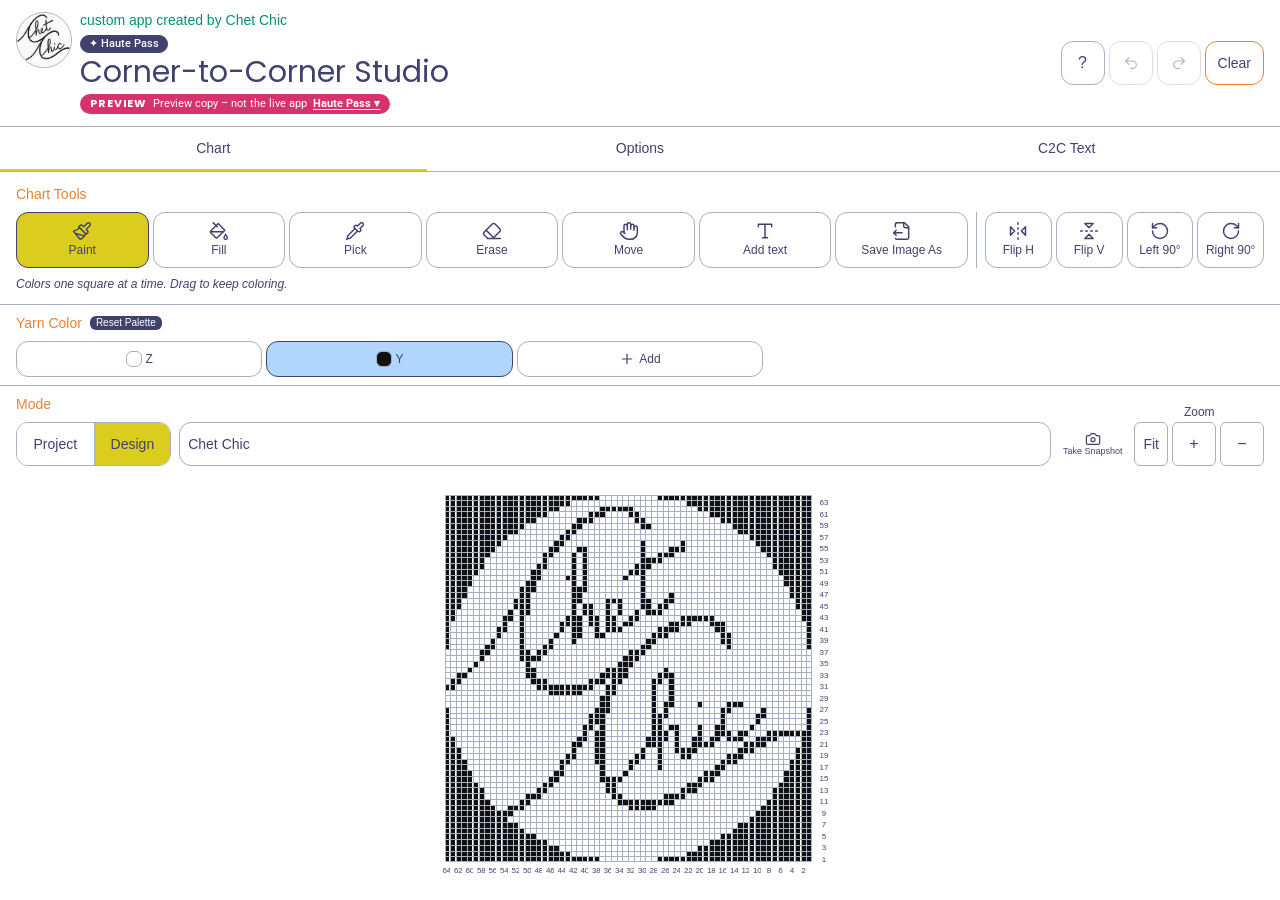
<file: index.html>
<!DOCTYPE html><html lang="en"><head><meta charSet="utf-8"/><meta name="viewport" content="width=device-width, initial-scale=1"/><meta name="robots" content="noindex, nofollow"/><script>/* PREVIEW: work under any sub-folder (e.g. /C2C-preview/) or at a site root */(function(){var l=location,p=l.pathname;if(/\/index\.html$/.test(p)){p=p.replace(/index\.html$/,'');try{history.replaceState(null,'',p+l.search+l.hash)}catch(e){}}var b=p.replace(/\/[^\/]*$/,'/');window.C2C_BASE=b;window.C2C_BASE_PATH=b.replace(/\/$/,'');})();</script><link rel="stylesheet" href="assets/c2c-addon.css"/><script src="assets/c2c-gate.js"></script><script src="assets/c2c-text.js"></script><script src="assets/c2c-pdf.js"></script><script src="assets/c2c-templates.js"></script><link rel="stylesheet" href="assets/styles-BqWriU_6.css" data-precedence="default"/><link rel="stylesheet" href="https://fonts.googleapis.com/css2?family=Poppins:wght@500;600;700&amp;family=Roboto:wght@400;500;700&amp;display=swap" data-precedence="default"/><title>PREVIEW · Corner-to-Corner Studio</title><meta name="description" content="Draw a corner-to-corner crochet graph, turn a picture into blocks, and read the diagonal rows."/><meta name="theme-color" content="#ffffff"/><link rel="modulepreload" href="assets/index-Ba05hIEc.js"/><link rel="modulepreload" href="assets/routes-BGaRdpHm.js"/><link rel="icon" type="image/png" href="icon-192.png"/><link rel="preconnect" href="https://fonts.googleapis.com"/><link rel="preconnect" href="https://fonts.gstatic.com" crossorigin="anonymous"/><link rel="manifest" href="cc/manifest.webmanifest"/><link rel="apple-touch-icon" href="cc/icon-180.png"/><link rel="apple-touch-icon" href="icon-180.png"/></head><body><!--$--><!--$--><!--/$--><!--/$--><script data-tsr-stream-part="">(self.$R=self.$R||{})["tsr"]=[];self.$_TSR={h(){this.hydrated=!0,this.c()},e(){this.streamEnded=!0,this.c()},c(){this.hydrated&&this.streamEnded&&(delete self.$_TSR,delete self.$R.tsr)},p(e){this.initialized?e():this.buffer.push(e)},buffer:[]};$_TSR.router=($R=>$R[0]={manifest:$R[1]={routes:$R[2]={__root__:$R[3]={preloads:$R[4]=["assets/index-Ba05hIEc.js"],scripts:$R[5]=[$R[6]={attrs:$R[7]={type:"module",async:!0,src:"assets/index-Ba05hIEc.js"}}]}}},matches:$R[8]=[$R[9]={i:"__root__ ",u:1792990225596,s:"success",ssr:!0}]})($R["tsr"]);$_TSR.e();{let s=document.currentScript,p;while((p=s.previousElementSibling)&&p.hasAttribute('data-tsr-stream-part'))p.remove();s.remove()}</script><script type="module" async="" src="assets/index-Ba05hIEc.js"></script><script>document.currentScript.remove();/*$tsr-stream-boundary*/</script></body></html>
</file>
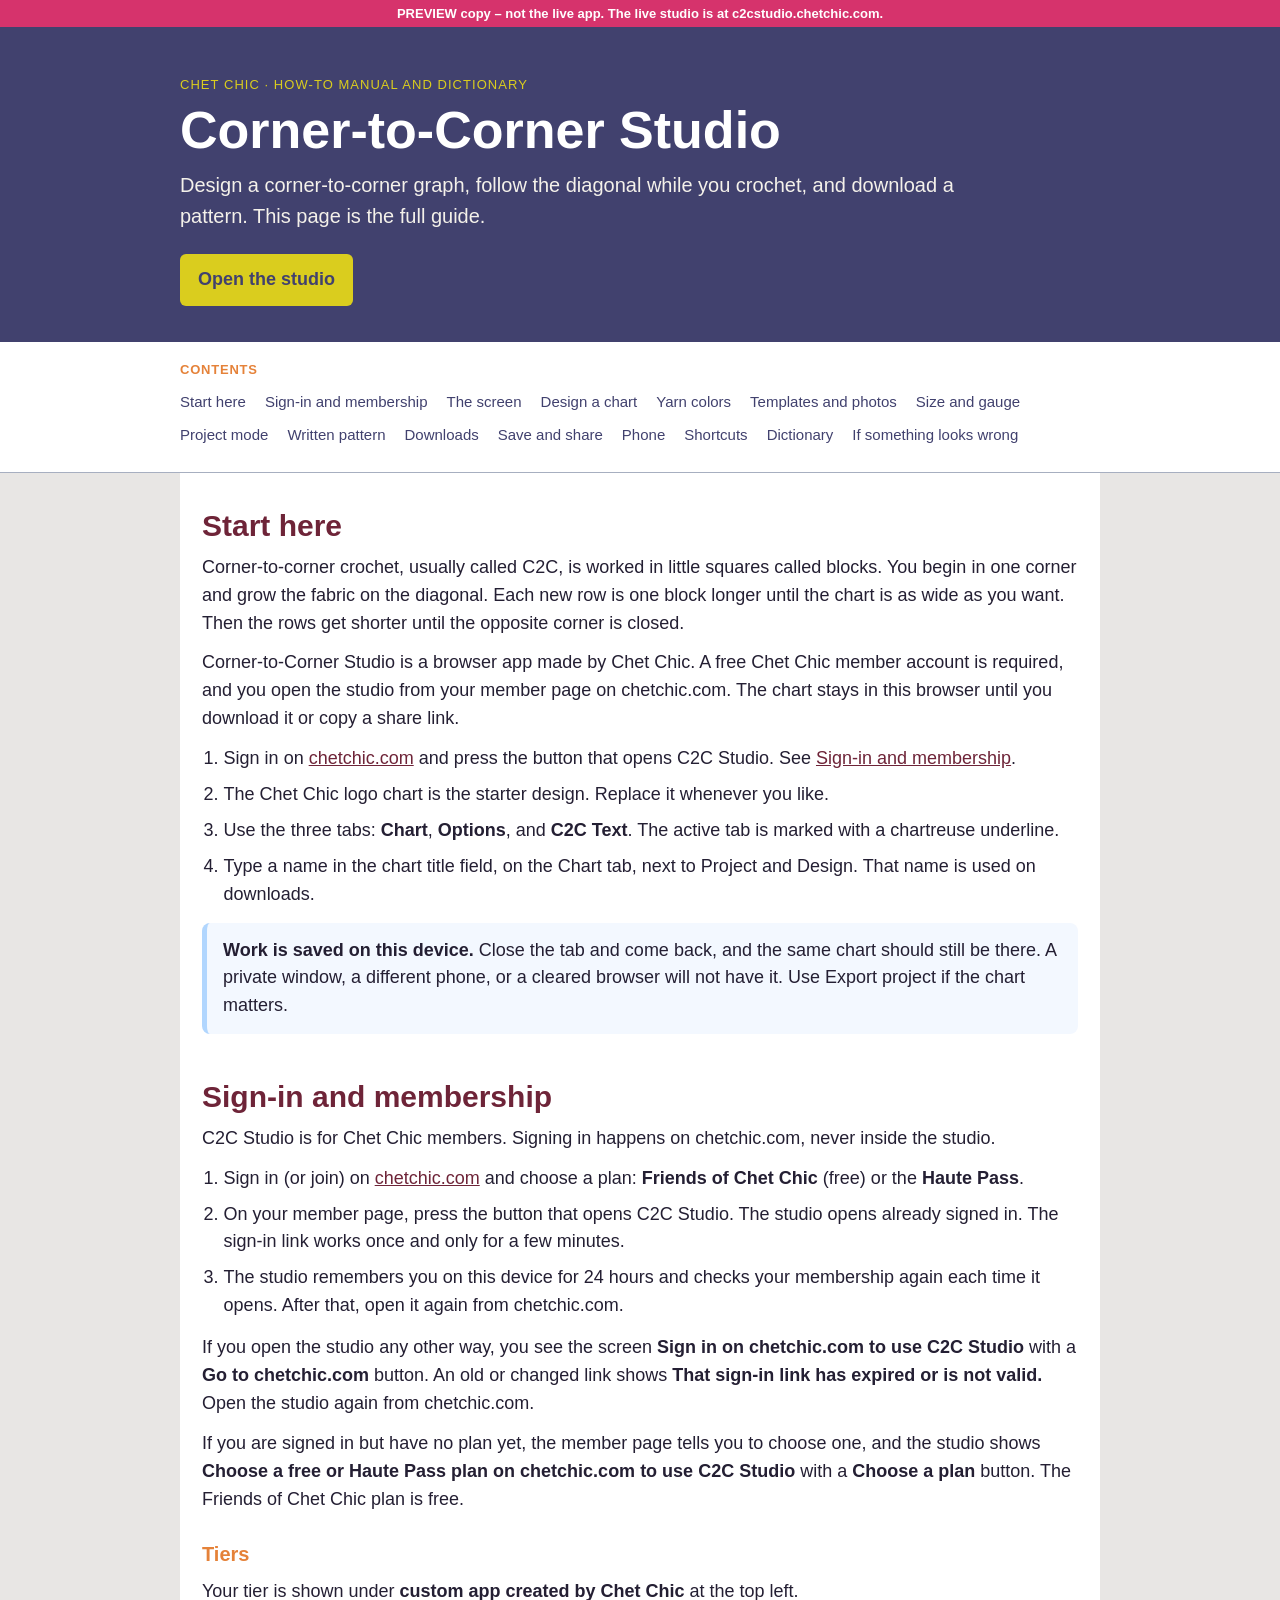
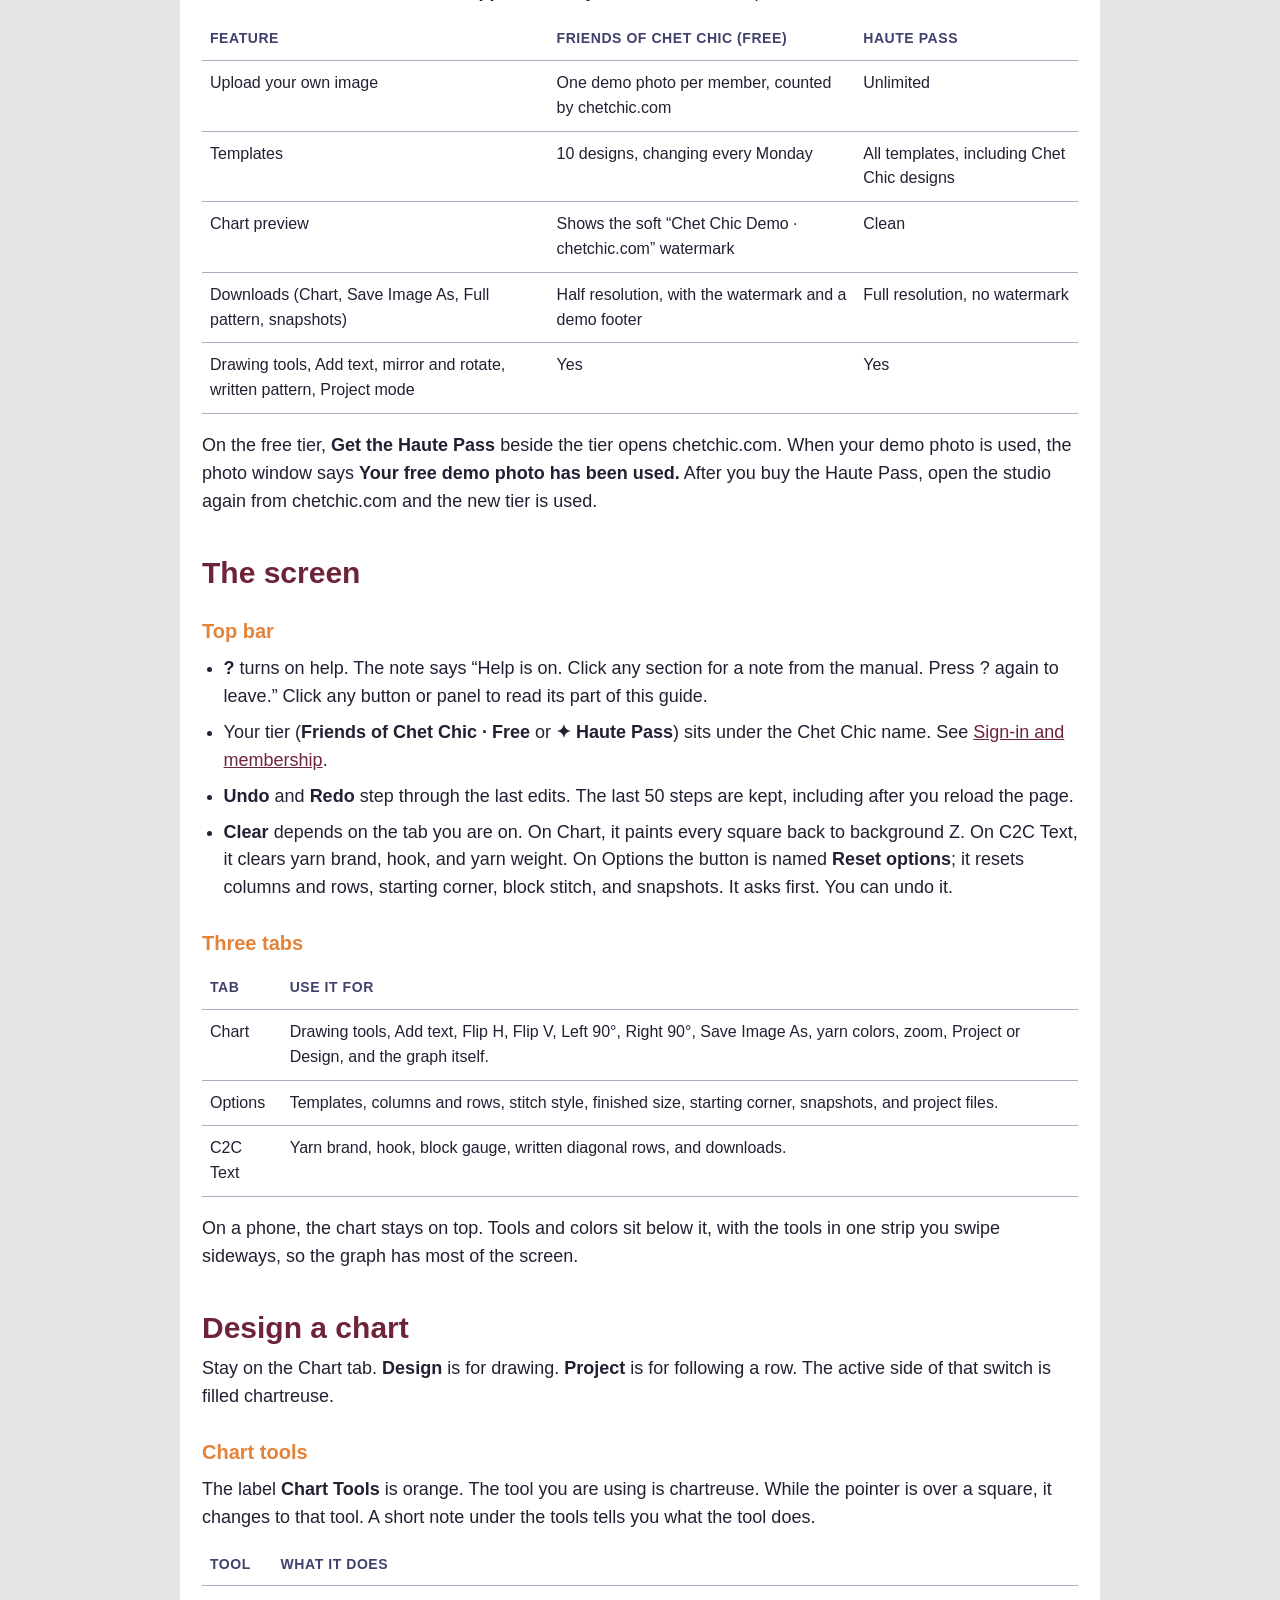
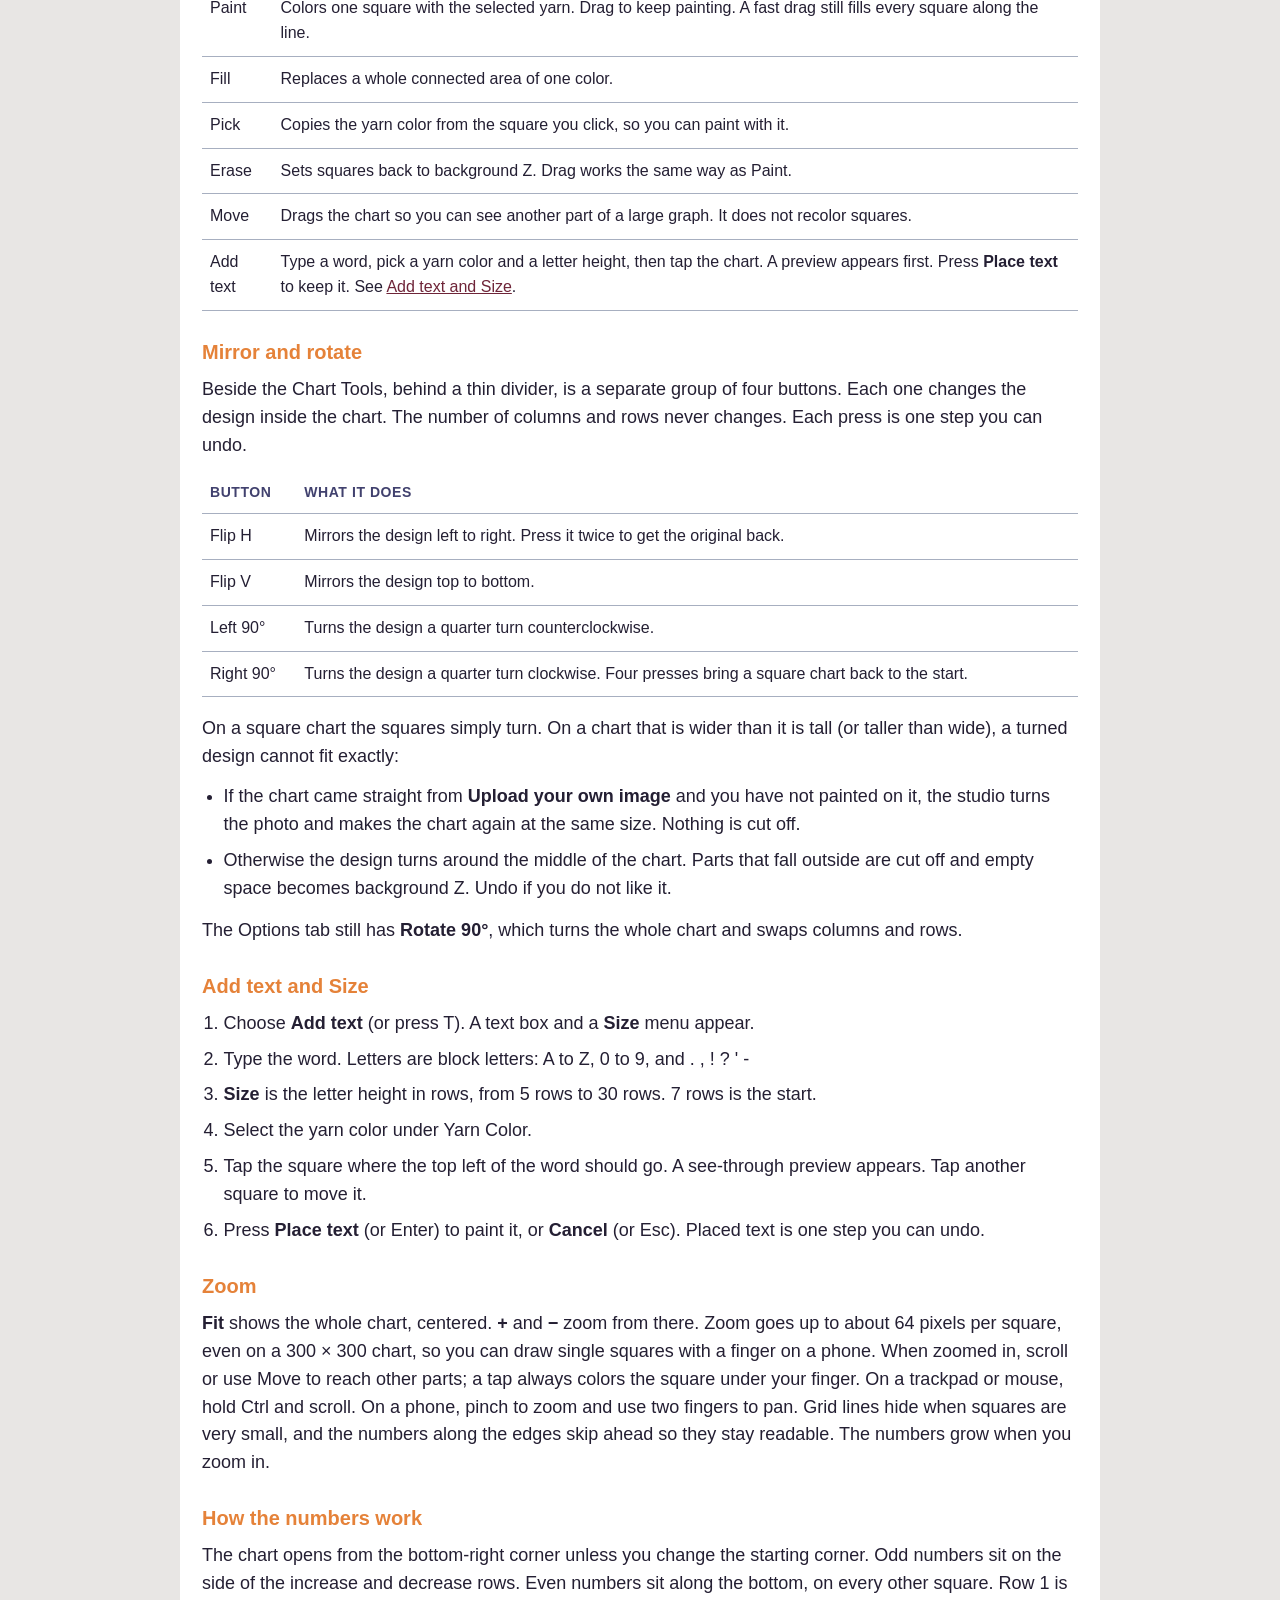
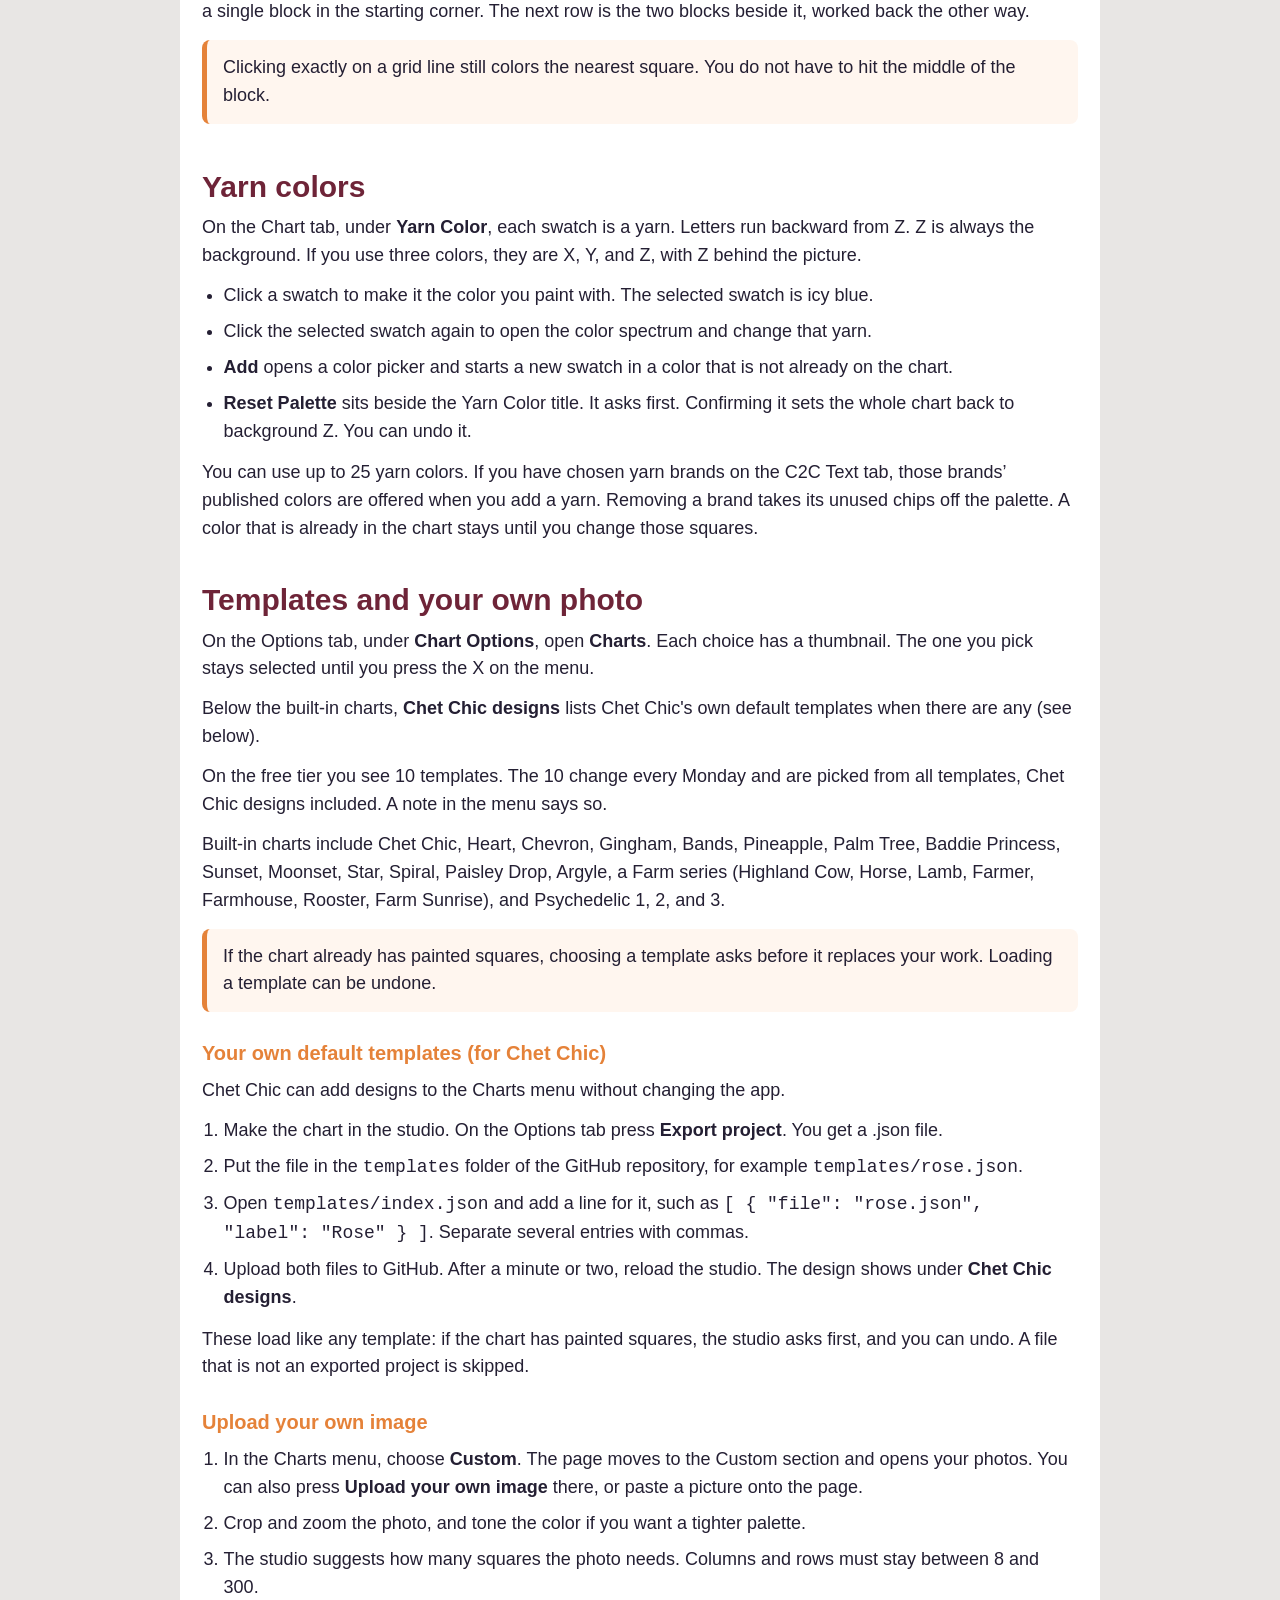
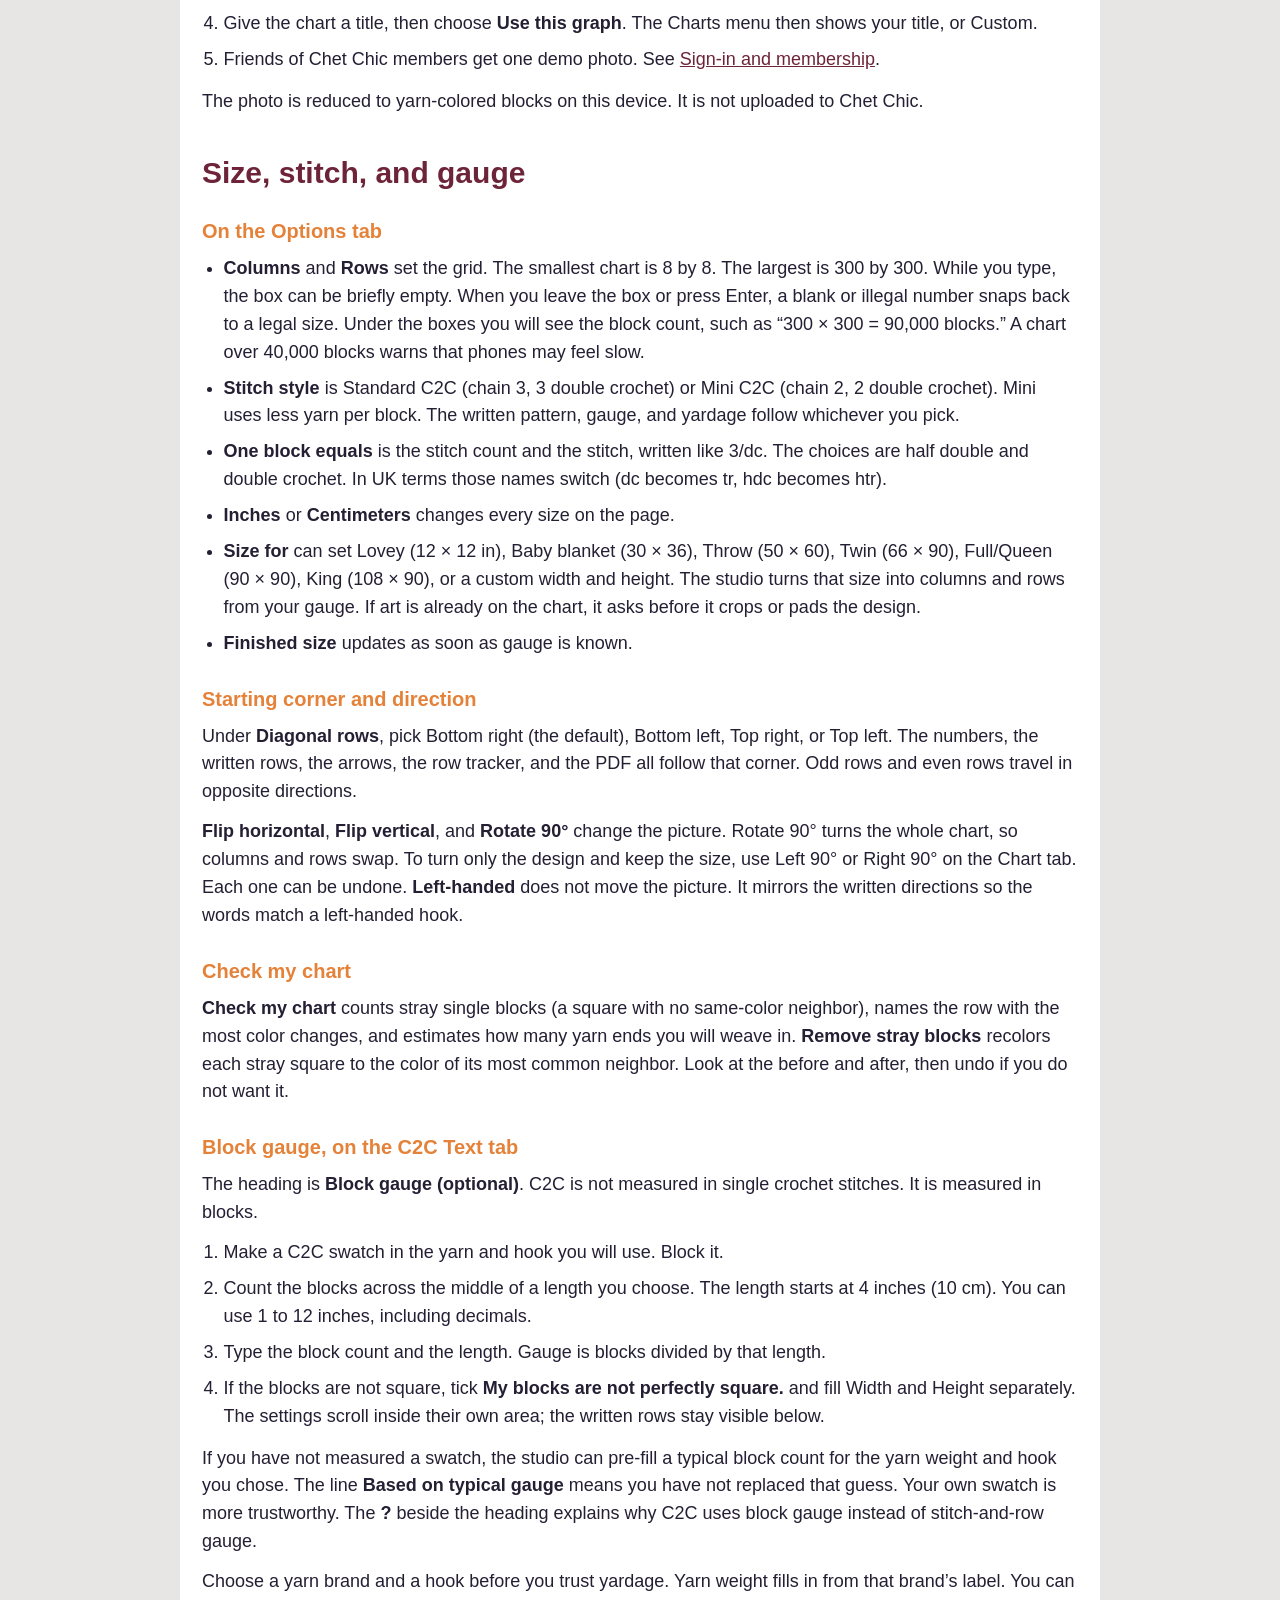
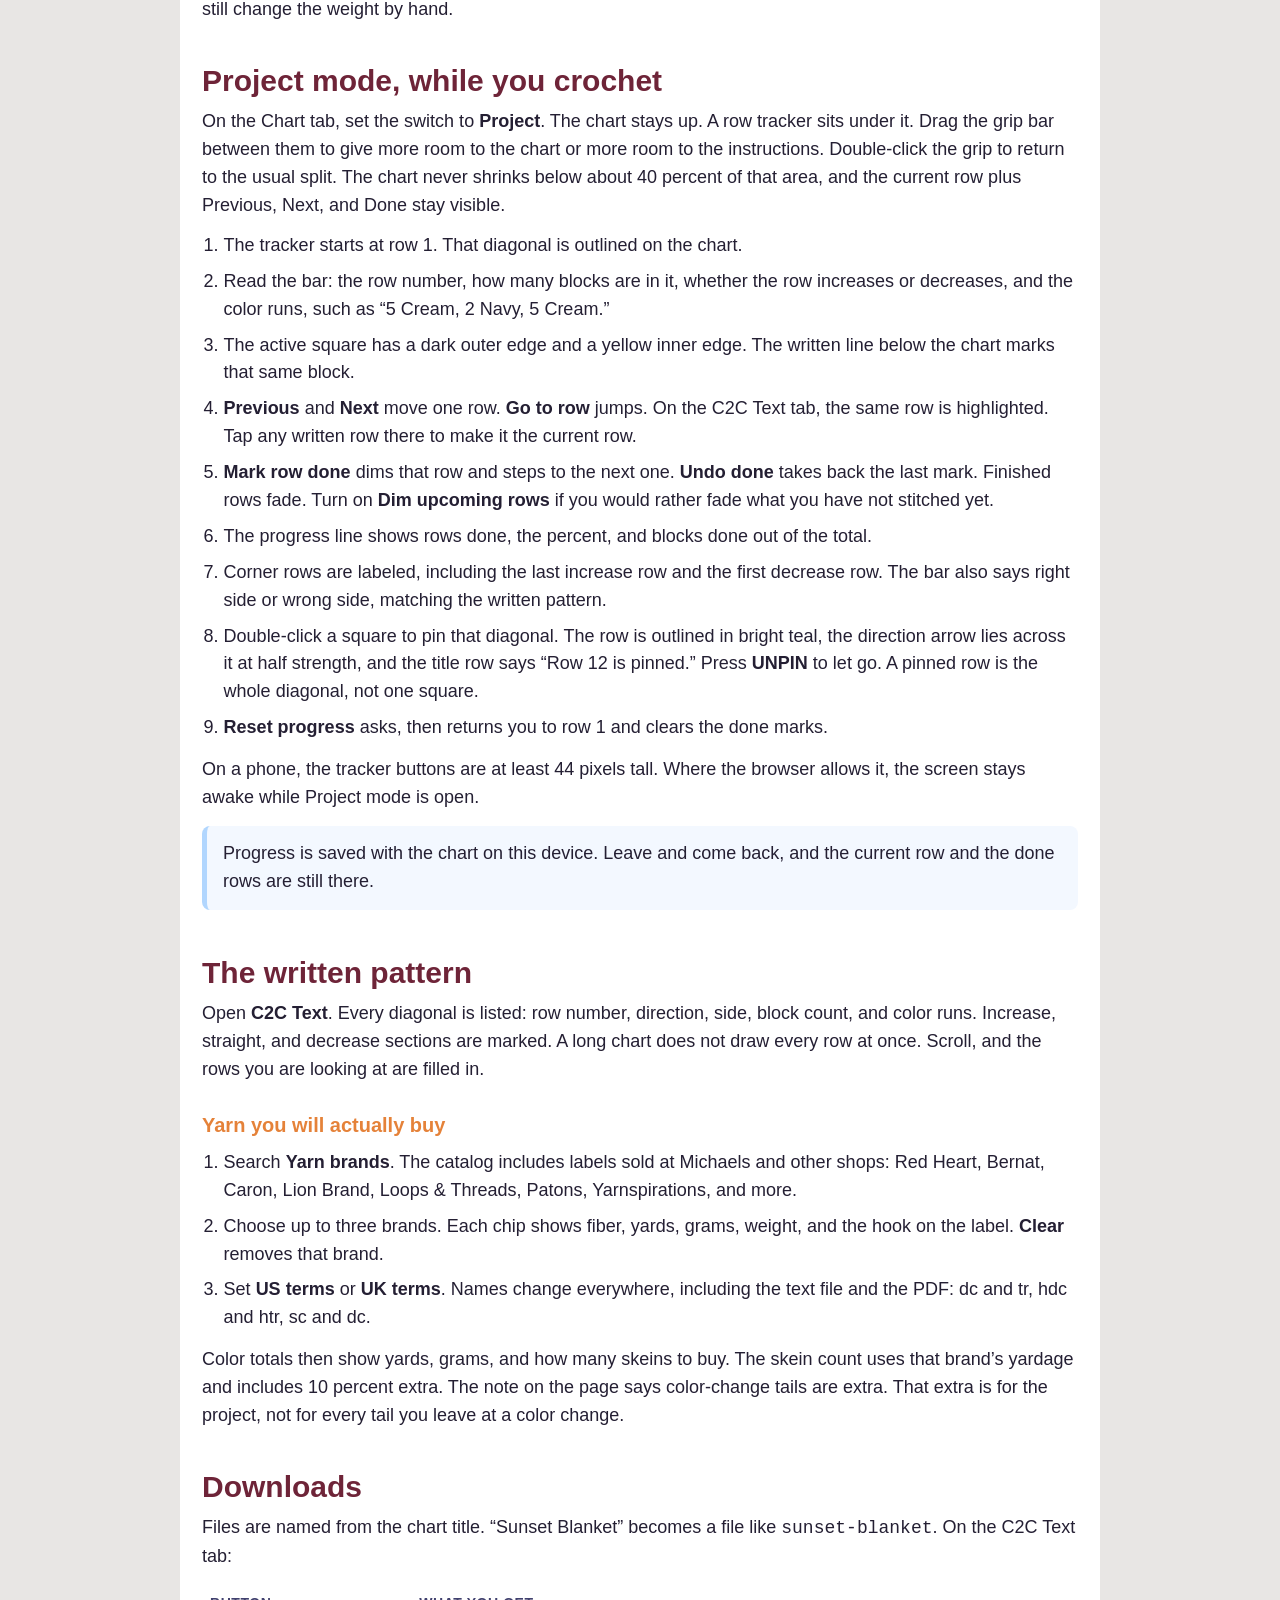
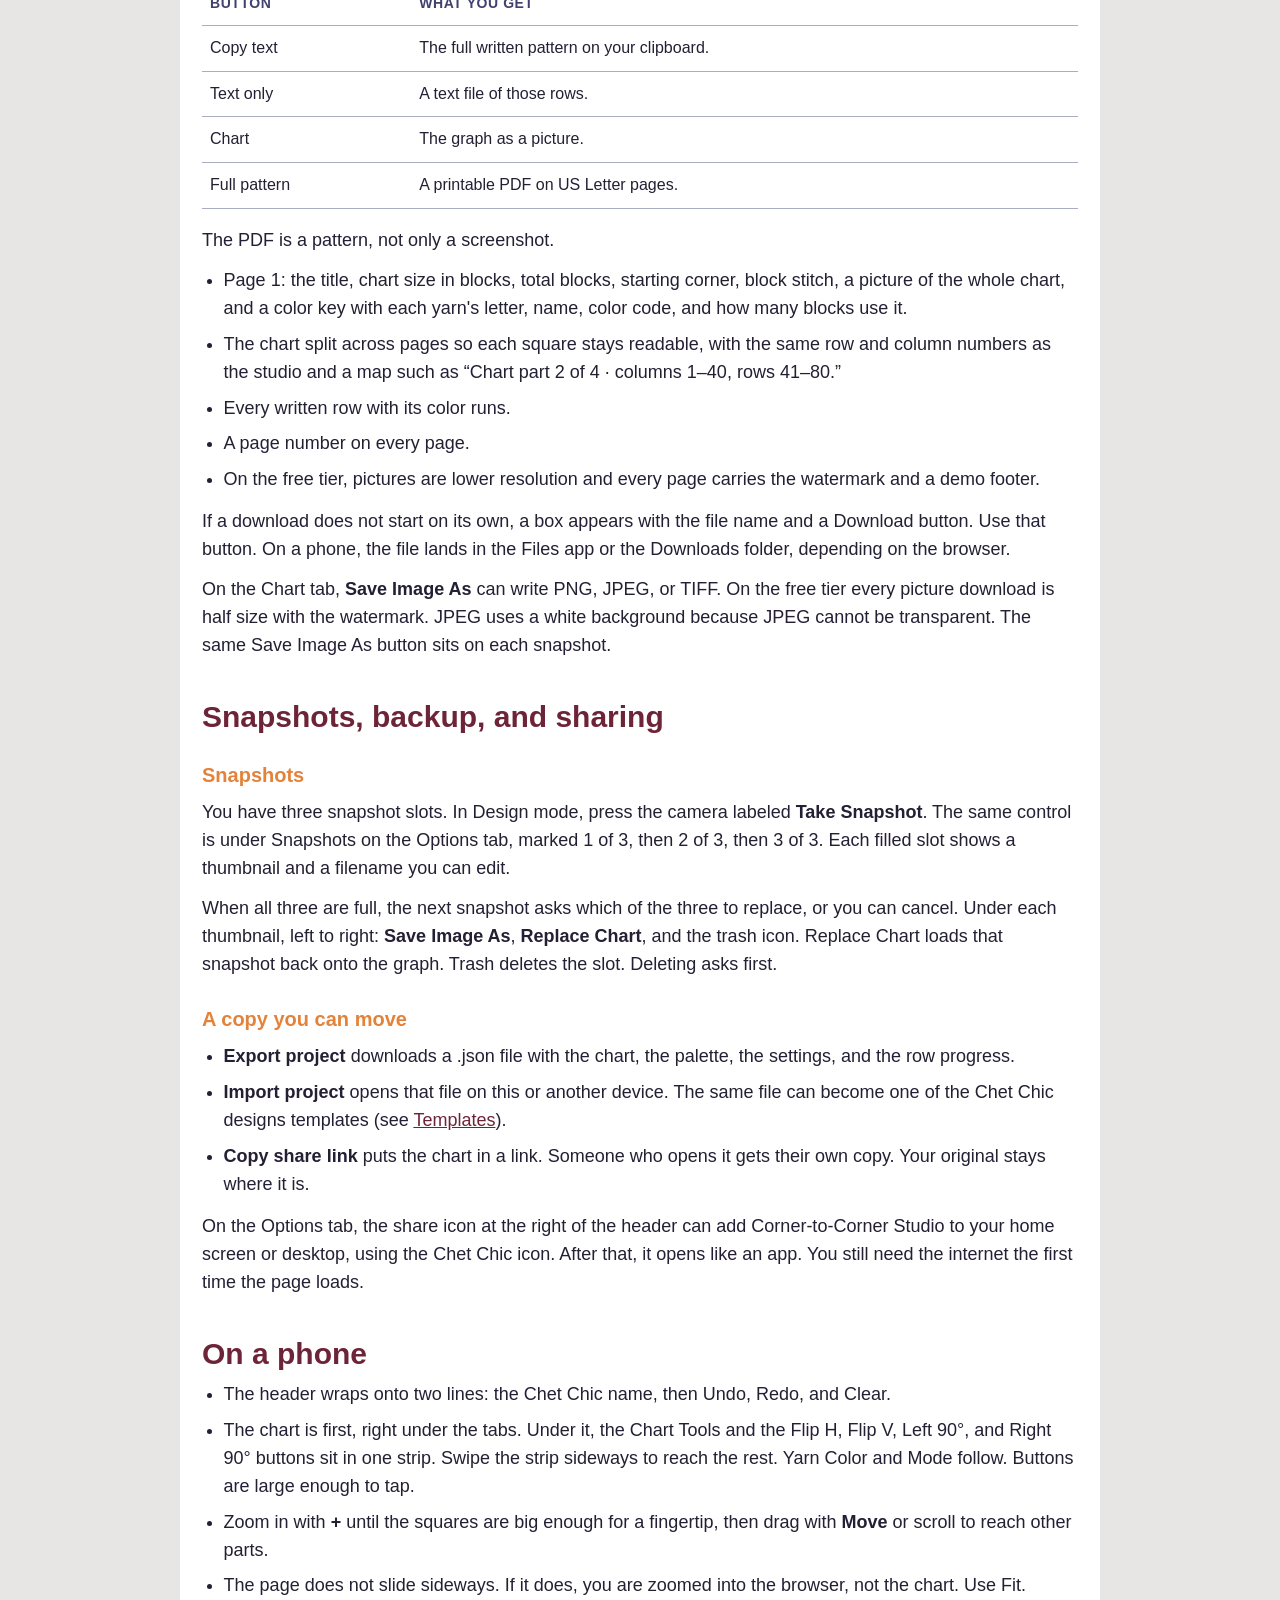
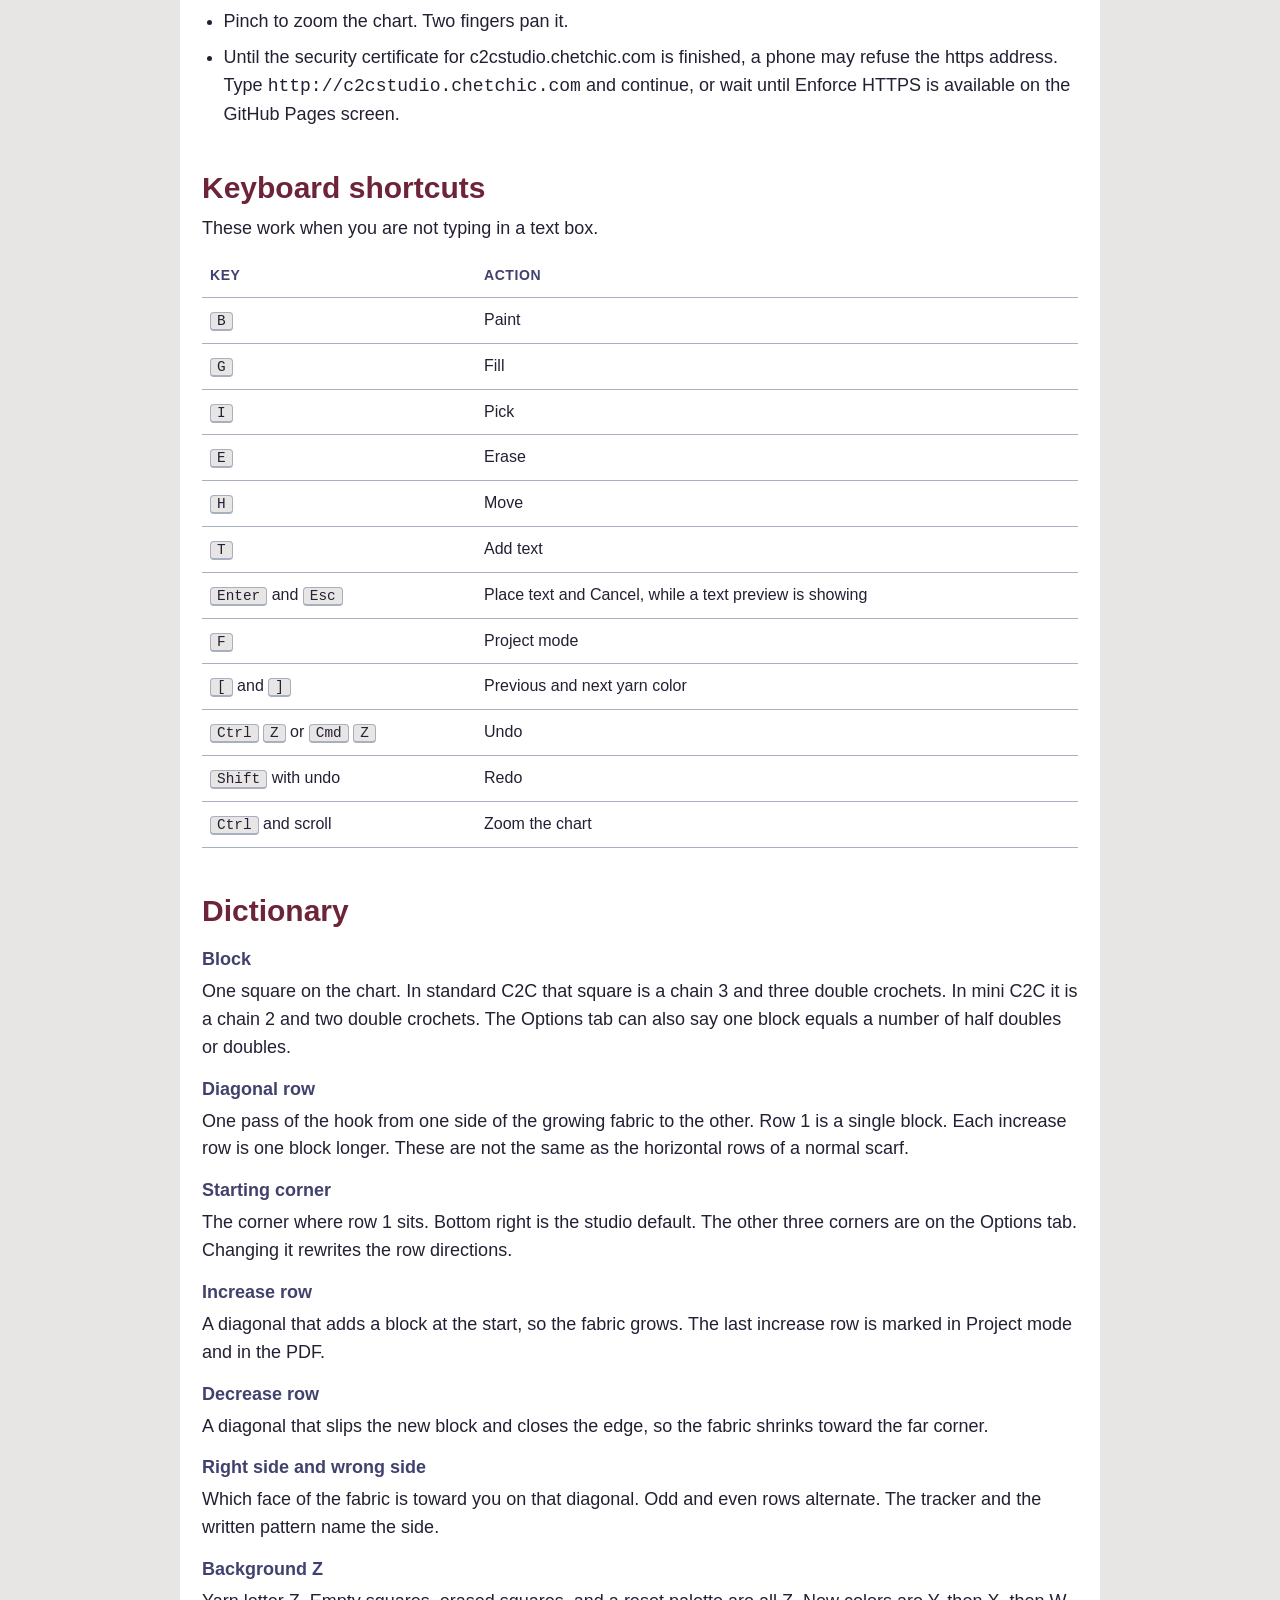
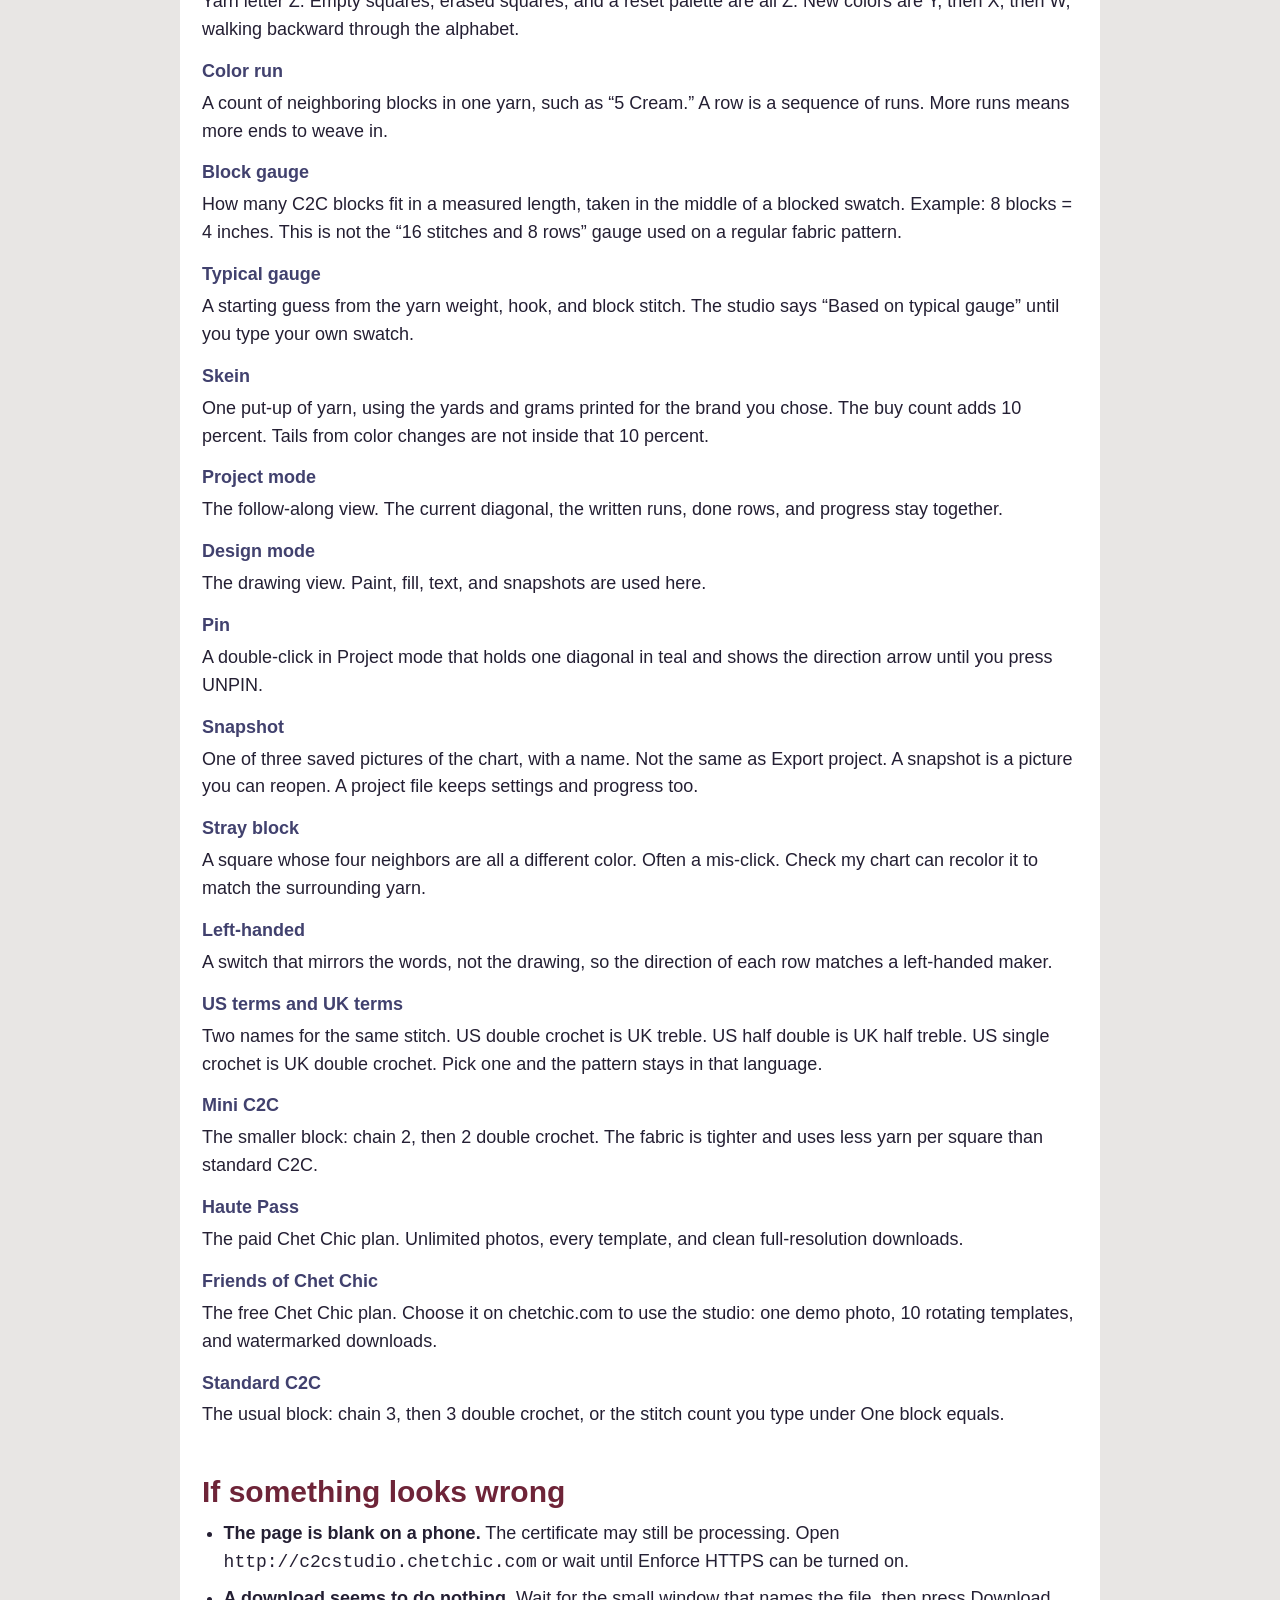
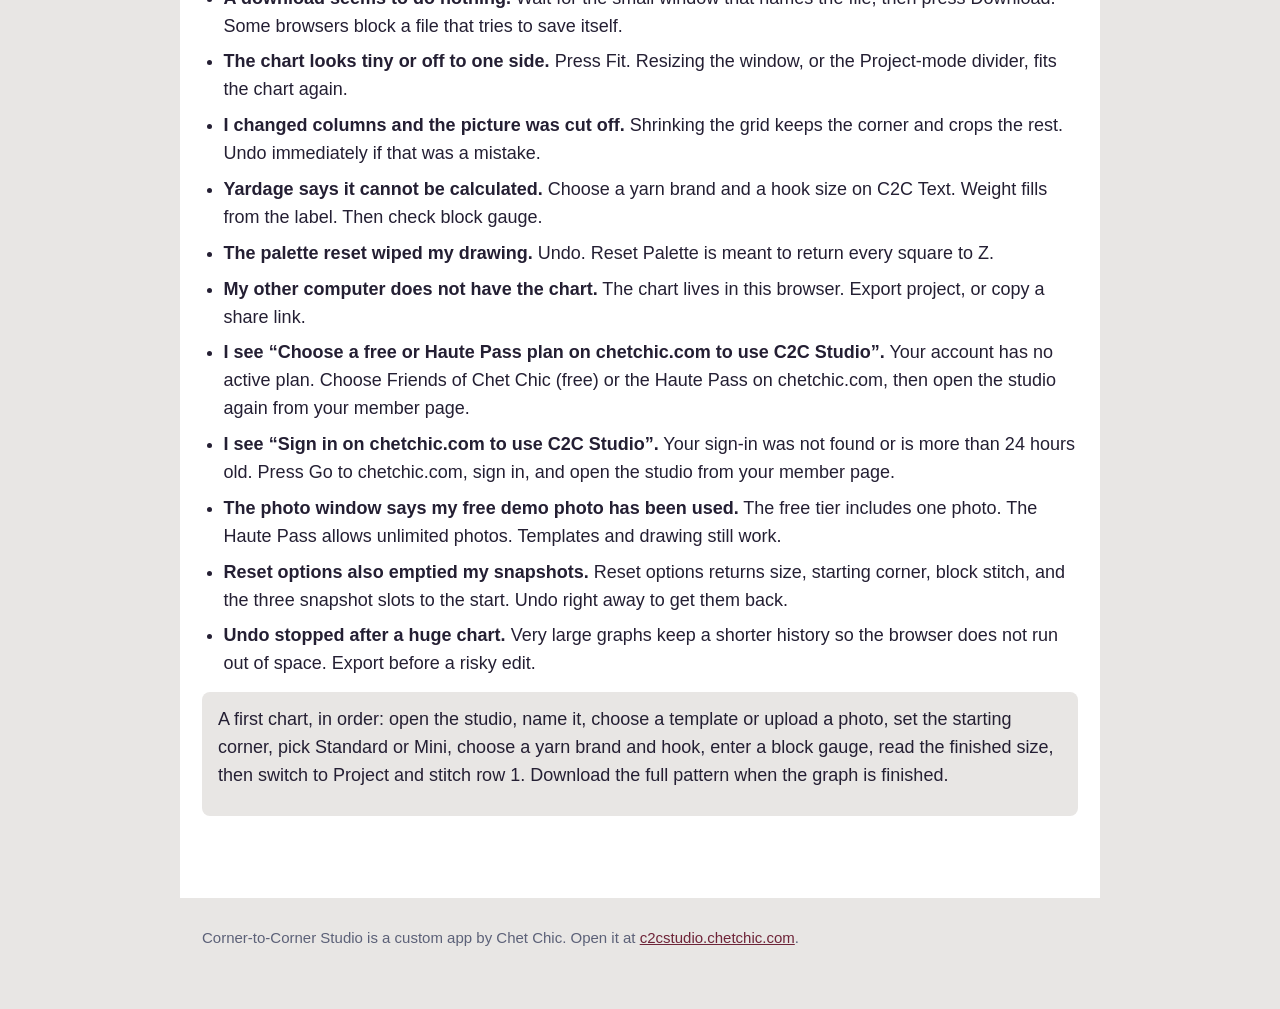
<file: manual.html>
<!DOCTYPE html>
<html lang="en">
<head><meta name="robots" content="noindex, nofollow"/>
<meta charset="utf-8" />
<meta name="viewport" content="width=device-width, initial-scale=1" />
<title>Corner-to-Corner Studio Manual and Dictionary</title>
<meta name="description" content="How to design, follow, and download a corner-to-corner crochet chart in Corner-to-Corner Studio by Chet Chic." />
<style>
  :root {
    --paper: #ffffff;
    --gray: #e8e6e4;
    --ink: #241f33;
    --soft: #41416e;
    --muted: #5c6178;
    --line: #a7afc0;
    --ice: #b1d6fe;
    --rose: #ff0140;
    --orange: #e58239;
    --chartreuse: #dacd1e;
    --navy: #41416e;
    --teal: #078f78;
    --burgundy: #6e2438;
    --pink: #ffc3df;
  }
  * { box-sizing: border-box; }
  html { scroll-behavior: smooth; }
  body {
    margin: 0;
    background: var(--gray);
    color: var(--ink);
    font-family: "Avenir Next", Avenir, "Gill Sans", "Trebuchet MS", sans-serif;
    font-size: 18px;
    line-height: 1.55;
  }
  a { color: var(--burgundy); }
  a:hover { color: var(--rose); }
  header.hero {
    background: var(--navy);
    color: #fff;
    padding: 48px 20px 36px;
  }
  header.hero .wrap, main, footer { max-width: 920px; margin: 0 auto; }
  .kicker { margin: 0 0 8px; letter-spacing: 0.08em; text-transform: uppercase; font-size: 13px; color: var(--chartreuse); }
  h1 { font-family: Poppins, "Avenir Next", sans-serif; font-weight: 650; font-size: clamp(32px, 5vw, 52px); line-height: 1.05; margin: 0 0 12px; }
  .lede { margin: 0; max-width: 40em; color: #f4f1ea; font-size: 20px; }
  .open {
    display: inline-block;
    margin-top: 22px;
    background: var(--chartreuse);
    color: var(--navy);
    text-decoration: none;
    font-weight: 700;
    padding: 12px 18px;
    border-radius: 6px;
  }
  nav.toc {
    background: #fff;
    border-bottom: 1px solid var(--line);
    padding: 18px 20px;
    position: sticky;
    top: 0;
    z-index: 2;
  }
  nav.toc .wrap { max-width: 920px; margin: 0 auto; }
  nav.toc p { margin: 0 0 8px; font-size: 13px; letter-spacing: 0.06em; text-transform: uppercase; color: var(--orange); font-weight: 700; }
  nav.toc a { display: inline-block; margin: 0 14px 8px 0; color: var(--navy); text-decoration: none; font-size: 15px; }
  nav.toc a:hover { text-decoration: underline; }
  main { background: #fff; padding: 8px 22px 64px; }
  section { padding-top: 28px; }
  h2 { font-family: Poppins, "Avenir Next", sans-serif; color: var(--burgundy); font-size: 30px; line-height: 1.15; margin: 0 0 10px; }
  h3 { color: var(--orange); font-size: 20px; margin: 26px 0 8px; }
  p { margin: 0 0 12px; }
  ol.steps, ul { margin: 0 0 14px; padding-left: 1.2em; }
  li { margin: 0 0 8px; }
  .note, .warn, .card {
    border-radius: 8px;
    padding: 14px 16px;
    margin: 14px 0 18px;
  }
  .note { background: #f3f8ff; border-left: 5px solid var(--ice); }
  .warn { background: #fff6ef; border-left: 5px solid var(--orange); }
  .card { background: var(--gray); }
  table { width: 100%; border-collapse: collapse; margin: 8px 0 18px; font-size: 16px; }
  th, td { text-align: left; vertical-align: top; border-bottom: 1px solid var(--line); padding: 10px 8px; }
  th { color: var(--navy); font-size: 14px; letter-spacing: 0.04em; text-transform: uppercase; }
  kbd {
    font-family: ui-monospace, "SF Mono", Menlo, Consolas, monospace;
    background: var(--gray);
    border: 1px solid var(--line);
    border-bottom-width: 2px;
    border-radius: 4px;
    padding: 0 6px;
    font-size: 0.9em;
  }
  dt { font-weight: 700; color: var(--navy); margin-top: 14px; }
  dd { margin: 4px 0 0; }
  footer { padding: 28px 22px 48px; color: var(--muted); font-size: 15px; }
  @media (max-width: 640px) {
    body { font-size: 17px; }
    nav.toc { position: static; }
    th, td { display: block; width: 100%; }
    th { padding-bottom: 0; }
  }
</style>
</head>
<body><div style="background:#d6336c;color:#fff;text-align:center;padding:6px 10px;font:600 13px Roboto,Arial,sans-serif">PREVIEW copy – not the live app. The live studio is at c2cstudio.chetchic.com.</div>
<header class="hero">
  <div class="wrap">
    <p class="kicker">Chet Chic · How-to manual and dictionary</p>
    <h1>Corner-to-Corner Studio</h1>
    <p class="lede">Design a corner-to-corner graph, follow the diagonal while you crochet, and download a pattern. This page is the full guide.</p>
    <a class="open" href="./">Open the studio</a>
  </div>
</header>
<nav class="toc" aria-label="On this page">
  <div class="wrap">
    <p>Contents</p>
    <a href="#start">Start here</a>
    <a href="#access">Sign-in and membership</a>
    <a href="#screen">The screen</a>
    <a href="#design">Design a chart</a>
    <a href="#yarn">Yarn colors</a>
    <a href="#templates">Templates and photos</a>
    <a href="#size">Size and gauge</a>
    <a href="#project">Project mode</a>
    <a href="#text">Written pattern</a>
    <a href="#download">Downloads</a>
    <a href="#save">Save and share</a>
    <a href="#phone">Phone</a>
    <a href="#keys">Shortcuts</a>
    <a href="#dictionary">Dictionary</a>
    <a href="#trouble">If something looks wrong</a>
  </div>
</nav>
<main>
  <section id="start">
    <h2>Start here</h2>
    <p>Corner-to-corner crochet, usually called C2C, is worked in little squares called blocks. You begin in one corner and grow the fabric on the diagonal. Each new row is one block longer until the chart is as wide as you want. Then the rows get shorter until the opposite corner is closed.</p>
    <p>Corner-to-Corner Studio is a browser app made by Chet Chic. A free Chet Chic member account is required, and you open the studio from your member page on chetchic.com. The chart stays in this browser until you download it or copy a share link.</p>
    <ol class="steps">
      <li>Sign in on <a href="https://www.chetchic.com">chetchic.com</a> and press the button that opens C2C Studio. See <a href="#access">Sign-in and membership</a>.</li>
      <li>The Chet Chic logo chart is the starter design. Replace it whenever you like.</li>
      <li>Use the three tabs: <strong>Chart</strong>, <strong>Options</strong>, and <strong>C2C Text</strong>. The active tab is marked with a chartreuse underline.</li>
      <li>Type a name in the chart title field, on the Chart tab, next to Project and Design. That name is used on downloads.</li>
    </ol>
    <div class="note">
      <strong>Work is saved on this device.</strong> Close the tab and come back, and the same chart should still be there. A private window, a different phone, or a cleared browser will not have it. Use Export project if the chart matters.
    </div>
  </section>

  <section id="access">
    <h2>Sign-in and membership</h2>
    <p>C2C Studio is for Chet Chic members. Signing in happens on chetchic.com, never inside the studio.</p>
    <ol class="steps">
      <li>Sign in (or join) on <a href="https://www.chetchic.com">chetchic.com</a> and choose a plan: <strong>Friends of Chet Chic</strong> (free) or the <strong>Haute Pass</strong>.</li>
      <li>On your member page, press the button that opens C2C Studio. The studio opens already signed in. The sign-in link works once and only for a few minutes.</li>
      <li>The studio remembers you on this device for 24 hours and checks your membership again each time it opens. After that, open it again from chetchic.com.</li>
    </ol>
    <p>If you open the studio any other way, you see the screen <strong>Sign in on chetchic.com to use C2C Studio</strong> with a <strong>Go to chetchic.com</strong> button. An old or changed link shows <strong>That sign-in link has expired or is not valid.</strong> Open the studio again from chetchic.com.</p>
    <p>If you are signed in but have no plan yet, the member page tells you to choose one, and the studio shows <strong>Choose a free or Haute Pass plan on chetchic.com to use C2C Studio</strong> with a <strong>Choose a plan</strong> button. The Friends of Chet Chic plan is free.</p>
    <h3>Tiers</h3>
    <p>Your tier is shown under <strong>custom app created by Chet Chic</strong> at the top left.</p>
    <table>
      <thead><tr><th>Feature</th><th>Friends of Chet Chic (free)</th><th>Haute Pass</th></tr></thead>
      <tbody>
        <tr><td>Upload your own image</td><td>One demo photo per member, counted by chetchic.com</td><td>Unlimited</td></tr>
        <tr><td>Templates</td><td>10 designs, changing every Monday</td><td>All templates, including Chet Chic designs</td></tr>
        <tr><td>Chart preview</td><td>Shows the soft “Chet Chic Demo · chetchic.com” watermark</td><td>Clean</td></tr>
        <tr><td>Downloads (Chart, Save Image As, Full pattern, snapshots)</td><td>Half resolution, with the watermark and a demo footer</td><td>Full resolution, no watermark</td></tr>
        <tr><td>Drawing tools, Add text, mirror and rotate, written pattern, Project mode</td><td>Yes</td><td>Yes</td></tr>
      </tbody>
    </table>
    <p>On the free tier, <strong>Get the Haute Pass</strong> beside the tier opens chetchic.com. When your demo photo is used, the photo window says <strong>Your free demo photo has been used.</strong> After you buy the Haute Pass, open the studio again from chetchic.com and the new tier is used.</p>
  </section>

  <section id="screen">
    <h2>The screen</h2>
    <h3>Top bar</h3>
    <ul>
      <li><strong>?</strong> turns on help. The note says “Help is on. Click any section for a note from the manual. Press ? again to leave.” Click any button or panel to read its part of this guide.</li>
      <li>Your tier (<strong>Friends of Chet Chic · Free</strong> or <strong>✦ Haute Pass</strong>) sits under the Chet Chic name. See <a href="#access">Sign-in and membership</a>.</li>
      <li><strong>Undo</strong> and <strong>Redo</strong> step through the last edits. The last 50 steps are kept, including after you reload the page.</li>
      <li><strong>Clear</strong> depends on the tab you are on. On Chart, it paints every square back to background Z. On C2C Text, it clears yarn brand, hook, and yarn weight. On Options the button is named <strong>Reset options</strong>; it resets columns and rows, starting corner, block stitch, and snapshots. It asks first. You can undo it.</li>
    </ul>
    <h3>Three tabs</h3>
    <table>
      <thead><tr><th>Tab</th><th>Use it for</th></tr></thead>
      <tbody>
        <tr><td>Chart</td><td>Drawing tools, Add text, Flip H, Flip V, Left 90°, Right 90°, Save Image As, yarn colors, zoom, Project or Design, and the graph itself.</td></tr>
        <tr><td>Options</td><td>Templates, columns and rows, stitch style, finished size, starting corner, snapshots, and project files.</td></tr>
        <tr><td>C2C Text</td><td>Yarn brand, hook, block gauge, written diagonal rows, and downloads.</td></tr>
      </tbody>
    </table>
    <p>On a phone, the chart stays on top. Tools and colors sit below it, with the tools in one strip you swipe sideways, so the graph has most of the screen.</p>
  </section>

  <section id="design">
    <h2>Design a chart</h2>
    <p>Stay on the Chart tab. <strong>Design</strong> is for drawing. <strong>Project</strong> is for following a row. The active side of that switch is filled chartreuse.</p>
    <h3>Chart tools</h3>
    <p>The label <strong>Chart Tools</strong> is orange. The tool you are using is chartreuse. While the pointer is over a square, it changes to that tool. A short note under the tools tells you what the tool does.</p>
    <table>
      <thead><tr><th>Tool</th><th>What it does</th></tr></thead>
      <tbody>
        <tr><td>Paint</td><td>Colors one square with the selected yarn. Drag to keep painting. A fast drag still fills every square along the line.</td></tr>
        <tr><td>Fill</td><td>Replaces a whole connected area of one color.</td></tr>
        <tr><td>Pick</td><td>Copies the yarn color from the square you click, so you can paint with it.</td></tr>
        <tr><td>Erase</td><td>Sets squares back to background Z. Drag works the same way as Paint.</td></tr>
        <tr><td>Move</td><td>Drags the chart so you can see another part of a large graph. It does not recolor squares.</td></tr>
        <tr><td>Add text</td><td>Type a word, pick a yarn color and a letter height, then tap the chart. A preview appears first. Press <strong>Place text</strong> to keep it. See <a href="#addtext">Add text and Size</a>.</td></tr>
      </tbody>
    </table>
    <h3 id="xform">Mirror and rotate</h3>
    <p>Beside the Chart Tools, behind a thin divider, is a separate group of four buttons. Each one changes the design inside the chart. The number of columns and rows never changes. Each press is one step you can undo.</p>
    <table>
      <thead><tr><th>Button</th><th>What it does</th></tr></thead>
      <tbody>
        <tr><td>Flip H</td><td>Mirrors the design left to right. Press it twice to get the original back.</td></tr>
        <tr><td>Flip V</td><td>Mirrors the design top to bottom.</td></tr>
        <tr><td>Left 90°</td><td>Turns the design a quarter turn counterclockwise.</td></tr>
        <tr><td>Right 90°</td><td>Turns the design a quarter turn clockwise. Four presses bring a square chart back to the start.</td></tr>
      </tbody>
    </table>
    <p>On a square chart the squares simply turn. On a chart that is wider than it is tall (or taller than wide), a turned design cannot fit exactly:</p>
    <ul>
      <li>If the chart came straight from <strong>Upload your own image</strong> and you have not painted on it, the studio turns the photo and makes the chart again at the same size. Nothing is cut off.</li>
      <li>Otherwise the design turns around the middle of the chart. Parts that fall outside are cut off and empty space becomes background Z. Undo if you do not like it.</li>
    </ul>
    <p>The Options tab still has <strong>Rotate 90°</strong>, which turns the whole chart and swaps columns and rows.</p>
    <h3 id="addtext">Add text and Size</h3>
    <ol class="steps">
      <li>Choose <strong>Add text</strong> (or press T). A text box and a <strong>Size</strong> menu appear.</li>
      <li>Type the word. Letters are block letters: A to Z, 0 to 9, and . , ! ? ' -</li>
      <li><strong>Size</strong> is the letter height in rows, from 5 rows to 30 rows. 7 rows is the start.</li>
      <li>Select the yarn color under Yarn Color.</li>
      <li>Tap the square where the top left of the word should go. A see-through preview appears. Tap another square to move it.</li>
      <li>Press <strong>Place text</strong> (or Enter) to paint it, or <strong>Cancel</strong> (or Esc). Placed text is one step you can undo.</li>
    </ol>
    <h3>Zoom</h3>
    <p><strong>Fit</strong> shows the whole chart, centered. <strong>+</strong> and <strong>−</strong> zoom from there. Zoom goes up to about 64 pixels per square, even on a 300 × 300 chart, so you can draw single squares with a finger on a phone. When zoomed in, scroll or use Move to reach other parts; a tap always colors the square under your finger. On a trackpad or mouse, hold Ctrl and scroll. On a phone, pinch to zoom and use two fingers to pan. Grid lines hide when squares are very small, and the numbers along the edges skip ahead so they stay readable. The numbers grow when you zoom in.</p>
    <h3>How the numbers work</h3>
    <p>The chart opens from the bottom-right corner unless you change the starting corner. Odd numbers sit on the side of the increase and decrease rows. Even numbers sit along the bottom, on every other square. Row 1 is a single block in the starting corner. The next row is the two blocks beside it, worked back the other way.</p>
    <div class="warn">Clicking exactly on a grid line still colors the nearest square. You do not have to hit the middle of the block.</div>
  </section>

  <section id="yarn">
    <h2>Yarn colors</h2>
    <p>On the Chart tab, under <strong>Yarn Color</strong>, each swatch is a yarn. Letters run backward from Z. Z is always the background. If you use three colors, they are X, Y, and Z, with Z behind the picture.</p>
    <ul>
      <li>Click a swatch to make it the color you paint with. The selected swatch is icy blue.</li>
      <li>Click the selected swatch again to open the color spectrum and change that yarn.</li>
      <li><strong>Add</strong> opens a color picker and starts a new swatch in a color that is not already on the chart.</li>
      <li><strong>Reset Palette</strong> sits beside the Yarn Color title. It asks first. Confirming it sets the whole chart back to background Z. You can undo it.</li>
    </ul>
    <p>You can use up to 25 yarn colors. If you have chosen yarn brands on the C2C Text tab, those brands’ published colors are offered when you add a yarn. Removing a brand takes its unused chips off the palette. A color that is already in the chart stays until you change those squares.</p>
  </section>

  <section id="templates">
    <h2>Templates and your own photo</h2>
    <p>On the Options tab, under <strong>Chart Options</strong>, open <strong>Charts</strong>. Each choice has a thumbnail. The one you pick stays selected until you press the X on the menu.</p>
    <p>Below the built-in charts, <strong>Chet Chic designs</strong> lists Chet Chic's own default templates when there are any (see below).</p>
    <p>On the free tier you see 10 templates. The 10 change every Monday and are picked from all templates, Chet Chic designs included. A note in the menu says so.</p>
    <p>Built-in charts include Chet Chic, Heart, Chevron, Gingham, Bands, Pineapple, Palm Tree, Baddie Princess, Sunset, Moonset, Star, Spiral, Paisley Drop, Argyle, a Farm series (Highland Cow, Horse, Lamb, Farmer, Farmhouse, Rooster, Farm Sunrise), and Psychedelic 1, 2, and 3.</p>
    <div class="warn">If the chart already has painted squares, choosing a template asks before it replaces your work. Loading a template can be undone.</div>
    <h3>Your own default templates (for Chet Chic)</h3>
    <p>Chet Chic can add designs to the Charts menu without changing the app.</p>
    <ol class="steps">
      <li>Make the chart in the studio. On the Options tab press <strong>Export project</strong>. You get a .json file.</li>
      <li>Put the file in the <code>templates</code> folder of the GitHub repository, for example <code>templates/rose.json</code>.</li>
      <li>Open <code>templates/index.json</code> and add a line for it, such as <code>[ { "file": "rose.json", "label": "Rose" } ]</code>. Separate several entries with commas.</li>
      <li>Upload both files to GitHub. After a minute or two, reload the studio. The design shows under <strong>Chet Chic designs</strong>.</li>
    </ol>
    <p>These load like any template: if the chart has painted squares, the studio asks first, and you can undo. A file that is not an exported project is skipped.</p>
    <h3>Upload your own image</h3>
    <ol class="steps">
      <li>In the Charts menu, choose <strong>Custom</strong>. The page moves to the Custom section and opens your photos. You can also press <strong>Upload your own image</strong> there, or paste a picture onto the page.</li>
      <li>Crop and zoom the photo, and tone the color if you want a tighter palette.</li>
      <li>The studio suggests how many squares the photo needs. Columns and rows must stay between 8 and 300.</li>
      <li>Give the chart a title, then choose <strong>Use this graph</strong>. The Charts menu then shows your title, or Custom.</li>
      <li>Friends of Chet Chic members get one demo photo. See <a href="#access">Sign-in and membership</a>.</li>
    </ol>
    <p>The photo is reduced to yarn-colored blocks on this device. It is not uploaded to Chet Chic.</p>
  </section>

  <section id="size">
    <h2>Size, stitch, and gauge</h2>
    <h3>On the Options tab</h3>
    <ul>
      <li><strong>Columns</strong> and <strong>Rows</strong> set the grid. The smallest chart is 8 by 8. The largest is 300 by 300. While you type, the box can be briefly empty. When you leave the box or press Enter, a blank or illegal number snaps back to a legal size. Under the boxes you will see the block count, such as “300 × 300 = 90,000 blocks.” A chart over 40,000 blocks warns that phones may feel slow.</li>
      <li><strong>Stitch style</strong> is Standard C2C (chain 3, 3 double crochet) or Mini C2C (chain 2, 2 double crochet). Mini uses less yarn per block. The written pattern, gauge, and yardage follow whichever you pick.</li>
      <li><strong>One block equals</strong> is the stitch count and the stitch, written like 3/dc. The choices are half double and double crochet. In UK terms those names switch (dc becomes tr, hdc becomes htr).</li>
      <li><strong>Inches</strong> or <strong>Centimeters</strong> changes every size on the page.</li>
      <li><strong>Size for</strong> can set Lovey (12 × 12 in), Baby blanket (30 × 36), Throw (50 × 60), Twin (66 × 90), Full/Queen (90 × 90), King (108 × 90), or a custom width and height. The studio turns that size into columns and rows from your gauge. If art is already on the chart, it asks before it crops or pads the design.</li>
      <li><strong>Finished size</strong> updates as soon as gauge is known.</li>
    </ul>
    <h3>Starting corner and direction</h3>
    <p>Under <strong>Diagonal rows</strong>, pick Bottom right (the default), Bottom left, Top right, or Top left. The numbers, the written rows, the arrows, the row tracker, and the PDF all follow that corner. Odd rows and even rows travel in opposite directions.</p>
    <p><strong>Flip horizontal</strong>, <strong>Flip vertical</strong>, and <strong>Rotate 90°</strong> change the picture. Rotate 90° turns the whole chart, so columns and rows swap. To turn only the design and keep the size, use Left 90° or Right 90° on the Chart tab. Each one can be undone. <strong>Left-handed</strong> does not move the picture. It mirrors the written directions so the words match a left-handed hook.</p>
    <h3>Check my chart</h3>
    <p><strong>Check my chart</strong> counts stray single blocks (a square with no same-color neighbor), names the row with the most color changes, and estimates how many yarn ends you will weave in. <strong>Remove stray blocks</strong> recolors each stray square to the color of its most common neighbor. Look at the before and after, then undo if you do not want it.</p>
    <h3>Block gauge, on the C2C Text tab</h3>
    <p>The heading is <strong>Block gauge (optional)</strong>. C2C is not measured in single crochet stitches. It is measured in blocks.</p>
    <ol class="steps">
      <li>Make a C2C swatch in the yarn and hook you will use. Block it.</li>
      <li>Count the blocks across the middle of a length you choose. The length starts at 4 inches (10 cm). You can use 1 to 12 inches, including decimals.</li>
      <li>Type the block count and the length. Gauge is blocks divided by that length.</li>
      <li>If the blocks are not square, tick <strong>My blocks are not perfectly square.</strong> and fill Width and Height separately. The settings scroll inside their own area; the written rows stay visible below.</li>
    </ol>
    <p>If you have not measured a swatch, the studio can pre-fill a typical block count for the yarn weight and hook you chose. The line <strong>Based on typical gauge</strong> means you have not replaced that guess. Your own swatch is more trustworthy. The <strong>?</strong> beside the heading explains why C2C uses block gauge instead of stitch-and-row gauge.</p>
    <p>Choose a yarn brand and a hook before you trust yardage. Yarn weight fills in from that brand’s label. You can still change the weight by hand.</p>
  </section>

  <section id="project">
    <h2>Project mode, while you crochet</h2>
    <p>On the Chart tab, set the switch to <strong>Project</strong>. The chart stays up. A row tracker sits under it. Drag the grip bar between them to give more room to the chart or more room to the instructions. Double-click the grip to return to the usual split. The chart never shrinks below about 40 percent of that area, and the current row plus Previous, Next, and Done stay visible.</p>
    <ol class="steps">
      <li>The tracker starts at row 1. That diagonal is outlined on the chart.</li>
      <li>Read the bar: the row number, how many blocks are in it, whether the row increases or decreases, and the color runs, such as “5 Cream, 2 Navy, 5 Cream.”</li>
      <li>The active square has a dark outer edge and a yellow inner edge. The written line below the chart marks that same block.</li>
      <li><strong>Previous</strong> and <strong>Next</strong> move one row. <strong>Go to row</strong> jumps. On the C2C Text tab, the same row is highlighted. Tap any written row there to make it the current row.</li>
      <li><strong>Mark row done</strong> dims that row and steps to the next one. <strong>Undo done</strong> takes back the last mark. Finished rows fade. Turn on <strong>Dim upcoming rows</strong> if you would rather fade what you have not stitched yet.</li>
      <li>The progress line shows rows done, the percent, and blocks done out of the total.</li>
      <li>Corner rows are labeled, including the last increase row and the first decrease row. The bar also says right side or wrong side, matching the written pattern.</li>
      <li>Double-click a square to pin that diagonal. The row is outlined in bright teal, the direction arrow lies across it at half strength, and the title row says “Row 12 is pinned.” Press <strong>UNPIN</strong> to let go. A pinned row is the whole diagonal, not one square.</li>
      <li><strong>Reset progress</strong> asks, then returns you to row 1 and clears the done marks.</li>
    </ol>
    <p>On a phone, the tracker buttons are at least 44 pixels tall. Where the browser allows it, the screen stays awake while Project mode is open.</p>
    <div class="note">Progress is saved with the chart on this device. Leave and come back, and the current row and the done rows are still there.</div>
  </section>

  <section id="text">
    <h2>The written pattern</h2>
    <p>Open <strong>C2C Text</strong>. Every diagonal is listed: row number, direction, side, block count, and color runs. Increase, straight, and decrease sections are marked. A long chart does not draw every row at once. Scroll, and the rows you are looking at are filled in.</p>
    <h3>Yarn you will actually buy</h3>
    <ol class="steps">
      <li>Search <strong>Yarn brands</strong>. The catalog includes labels sold at Michaels and other shops: Red Heart, Bernat, Caron, Lion Brand, Loops & Threads, Patons, Yarnspirations, and more.</li>
      <li>Choose up to three brands. Each chip shows fiber, yards, grams, weight, and the hook on the label. <strong>Clear</strong> removes that brand.</li>
      <li>Set <strong>US terms</strong> or <strong>UK terms</strong>. Names change everywhere, including the text file and the PDF: dc and tr, hdc and htr, sc and dc.</li>
    </ol>
    <p>Color totals then show yards, grams, and how many skeins to buy. The skein count uses that brand’s yardage and includes 10 percent extra. The note on the page says color-change tails are extra. That extra is for the project, not for every tail you leave at a color change.</p>
  </section>

  <section id="download">
    <h2>Downloads</h2>
    <p>Files are named from the chart title. “Sunset Blanket” becomes a file like <code>sunset-blanket</code>. On the C2C Text tab:</p>
    <table>
      <thead><tr><th>Button</th><th>What you get</th></tr></thead>
      <tbody>
        <tr><td>Copy text</td><td>The full written pattern on your clipboard.</td></tr>
        <tr><td>Text only</td><td>A text file of those rows.</td></tr>
        <tr><td>Chart</td><td>The graph as a picture.</td></tr>
        <tr><td>Full pattern</td><td>A printable PDF on US Letter pages.</td></tr>
      </tbody>
    </table>
    <p>The PDF is a pattern, not only a screenshot.</p>
    <ul>
      <li>Page 1: the title, chart size in blocks, total blocks, starting corner, block stitch, a picture of the whole chart, and a color key with each yarn's letter, name, color code, and how many blocks use it.</li>
      <li>The chart split across pages so each square stays readable, with the same row and column numbers as the studio and a map such as “Chart part 2 of 4 · columns 1–40, rows 41–80.”</li>
      <li>Every written row with its color runs.</li>
      <li>A page number on every page.</li>
      <li>On the free tier, pictures are lower resolution and every page carries the watermark and a demo footer.</li>
    </ul>
    <p>If a download does not start on its own, a box appears with the file name and a Download button. Use that button. On a phone, the file lands in the Files app or the Downloads folder, depending on the browser.</p>
    <p>On the Chart tab, <strong>Save Image As</strong> can write PNG, JPEG, or TIFF. On the free tier every picture download is half size with the watermark. JPEG uses a white background because JPEG cannot be transparent. The same Save Image As button sits on each snapshot.</p>
  </section>

  <section id="save">
    <h2>Snapshots, backup, and sharing</h2>
    <h3>Snapshots</h3>
    <p>You have three snapshot slots. In Design mode, press the camera labeled <strong>Take Snapshot</strong>. The same control is under Snapshots on the Options tab, marked 1 of 3, then 2 of 3, then 3 of 3. Each filled slot shows a thumbnail and a filename you can edit.</p>
    <p>When all three are full, the next snapshot asks which of the three to replace, or you can cancel. Under each thumbnail, left to right: <strong>Save Image As</strong>, <strong>Replace Chart</strong>, and the trash icon. Replace Chart loads that snapshot back onto the graph. Trash deletes the slot. Deleting asks first.</p>
    <h3>A copy you can move</h3>
    <ul>
      <li><strong>Export project</strong> downloads a .json file with the chart, the palette, the settings, and the row progress.</li>
      <li><strong>Import project</strong> opens that file on this or another device. The same file can become one of the Chet Chic designs templates (see <a href="#templates">Templates</a>).</li>
      <li><strong>Copy share link</strong> puts the chart in a link. Someone who opens it gets their own copy. Your original stays where it is.</li>
    </ul>
    <p>On the Options tab, the share icon at the right of the header can add Corner-to-Corner Studio to your home screen or desktop, using the Chet Chic icon. After that, it opens like an app. You still need the internet the first time the page loads.</p>
  </section>

  <section id="phone">
    <h2>On a phone</h2>
    <ul>
      <li>The header wraps onto two lines: the Chet Chic name, then Undo, Redo, and Clear.</li>
      <li>The chart is first, right under the tabs. Under it, the Chart Tools and the Flip H, Flip V, Left 90°, and Right 90° buttons sit in one strip. Swipe the strip sideways to reach the rest. Yarn Color and Mode follow. Buttons are large enough to tap.</li>
      <li>Zoom in with <strong>+</strong> until the squares are big enough for a fingertip, then drag with <strong>Move</strong> or scroll to reach other parts.</li>
      <li>The page does not slide sideways. If it does, you are zoomed into the browser, not the chart. Use Fit.</li>
      <li>Pinch to zoom the chart. Two fingers pan it.</li>
      <li>Until the security certificate for c2cstudio.chetchic.com is finished, a phone may refuse the https address. Type <code>http://c2cstudio.chetchic.com</code> and continue, or wait until Enforce HTTPS is available on the GitHub Pages screen.</li>
    </ul>
  </section>

  <section id="keys">
    <h2>Keyboard shortcuts</h2>
    <p>These work when you are not typing in a text box.</p>
    <table>
      <thead><tr><th>Key</th><th>Action</th></tr></thead>
      <tbody>
        <tr><td><kbd>B</kbd></td><td>Paint</td></tr>
        <tr><td><kbd>G</kbd></td><td>Fill</td></tr>
        <tr><td><kbd>I</kbd></td><td>Pick</td></tr>
        <tr><td><kbd>E</kbd></td><td>Erase</td></tr>
        <tr><td><kbd>H</kbd></td><td>Move</td></tr>
        <tr><td><kbd>T</kbd></td><td>Add text</td></tr>
        <tr><td><kbd>Enter</kbd> and <kbd>Esc</kbd></td><td>Place text and Cancel, while a text preview is showing</td></tr>
        <tr><td><kbd>F</kbd></td><td>Project mode</td></tr>
        <tr><td><kbd>[</kbd> and <kbd>]</kbd></td><td>Previous and next yarn color</td></tr>
        <tr><td><kbd>Ctrl</kbd> <kbd>Z</kbd> or <kbd>Cmd</kbd> <kbd>Z</kbd></td><td>Undo</td></tr>
        <tr><td><kbd>Shift</kbd> with undo</td><td>Redo</td></tr>
        <tr><td><kbd>Ctrl</kbd> and scroll</td><td>Zoom the chart</td></tr>
      </tbody>
    </table>
  </section>

  <section id="dictionary">
    <h2>Dictionary</h2>
    <dl>
      <dt>Block</dt>
      <dd>One square on the chart. In standard C2C that square is a chain 3 and three double crochets. In mini C2C it is a chain 2 and two double crochets. The Options tab can also say one block equals a number of half doubles or doubles.</dd>
      <dt>Diagonal row</dt>
      <dd>One pass of the hook from one side of the growing fabric to the other. Row 1 is a single block. Each increase row is one block longer. These are not the same as the horizontal rows of a normal scarf.</dd>
      <dt>Starting corner</dt>
      <dd>The corner where row 1 sits. Bottom right is the studio default. The other three corners are on the Options tab. Changing it rewrites the row directions.</dd>
      <dt>Increase row</dt>
      <dd>A diagonal that adds a block at the start, so the fabric grows. The last increase row is marked in Project mode and in the PDF.</dd>
      <dt>Decrease row</dt>
      <dd>A diagonal that slips the new block and closes the edge, so the fabric shrinks toward the far corner.</dd>
      <dt>Right side and wrong side</dt>
      <dd>Which face of the fabric is toward you on that diagonal. Odd and even rows alternate. The tracker and the written pattern name the side.</dd>
      <dt>Background Z</dt>
      <dd>Yarn letter Z. Empty squares, erased squares, and a reset palette are all Z. New colors are Y, then X, then W, walking backward through the alphabet.</dd>
      <dt>Color run</dt>
      <dd>A count of neighboring blocks in one yarn, such as “5 Cream.” A row is a sequence of runs. More runs means more ends to weave in.</dd>
      <dt>Block gauge</dt>
      <dd>How many C2C blocks fit in a measured length, taken in the middle of a blocked swatch. Example: 8 blocks = 4 inches. This is not the “16 stitches and 8 rows” gauge used on a regular fabric pattern.</dd>
      <dt>Typical gauge</dt>
      <dd>A starting guess from the yarn weight, hook, and block stitch. The studio says “Based on typical gauge” until you type your own swatch.</dd>
      <dt>Skein</dt>
      <dd>One put-up of yarn, using the yards and grams printed for the brand you chose. The buy count adds 10 percent. Tails from color changes are not inside that 10 percent.</dd>
      <dt>Project mode</dt>
      <dd>The follow-along view. The current diagonal, the written runs, done rows, and progress stay together.</dd>
      <dt>Design mode</dt>
      <dd>The drawing view. Paint, fill, text, and snapshots are used here.</dd>
      <dt>Pin</dt>
      <dd>A double-click in Project mode that holds one diagonal in teal and shows the direction arrow until you press UNPIN.</dd>
      <dt>Snapshot</dt>
      <dd>One of three saved pictures of the chart, with a name. Not the same as Export project. A snapshot is a picture you can reopen. A project file keeps settings and progress too.</dd>
      <dt>Stray block</dt>
      <dd>A square whose four neighbors are all a different color. Often a mis-click. Check my chart can recolor it to match the surrounding yarn.</dd>
      <dt>Left-handed</dt>
      <dd>A switch that mirrors the words, not the drawing, so the direction of each row matches a left-handed maker.</dd>
      <dt>US terms and UK terms</dt>
      <dd>Two names for the same stitch. US double crochet is UK treble. US half double is UK half treble. US single crochet is UK double crochet. Pick one and the pattern stays in that language.</dd>
      <dt>Mini C2C</dt>
      <dd>The smaller block: chain 2, then 2 double crochet. The fabric is tighter and uses less yarn per square than standard C2C.</dd>
      <dt>Haute Pass</dt>
      <dd>The paid Chet Chic plan. Unlimited photos, every template, and clean full-resolution downloads.</dd>
      <dt>Friends of Chet Chic</dt>
      <dd>The free Chet Chic plan. Choose it on chetchic.com to use the studio: one demo photo, 10 rotating templates, and watermarked downloads.</dd>
      <dt>Standard C2C</dt>
      <dd>The usual block: chain 3, then 3 double crochet, or the stitch count you type under One block equals.</dd>
    </dl>
  </section>

  <section id="trouble">
    <h2>If something looks wrong</h2>
    <ul>
      <li><strong>The page is blank on a phone.</strong> The certificate may still be processing. Open <code>http://c2cstudio.chetchic.com</code> or wait until Enforce HTTPS can be turned on.</li>
      <li><strong>A download seems to do nothing.</strong> Wait for the small window that names the file, then press Download. Some browsers block a file that tries to save itself.</li>
      <li><strong>The chart looks tiny or off to one side.</strong> Press Fit. Resizing the window, or the Project-mode divider, fits the chart again.</li>
      <li><strong>I changed columns and the picture was cut off.</strong> Shrinking the grid keeps the corner and crops the rest. Undo immediately if that was a mistake.</li>
      <li><strong>Yardage says it cannot be calculated.</strong> Choose a yarn brand and a hook size on C2C Text. Weight fills from the label. Then check block gauge.</li>
      <li><strong>The palette reset wiped my drawing.</strong> Undo. Reset Palette is meant to return every square to Z.</li>
      <li><strong>My other computer does not have the chart.</strong> The chart lives in this browser. Export project, or copy a share link.</li>
      <li><strong>I see “Choose a free or Haute Pass plan on chetchic.com to use C2C Studio”.</strong> Your account has no active plan. Choose Friends of Chet Chic (free) or the Haute Pass on chetchic.com, then open the studio again from your member page.</li>
      <li><strong>I see “Sign in on chetchic.com to use C2C Studio”.</strong> Your sign-in was not found or is more than 24 hours old. Press Go to chetchic.com, sign in, and open the studio from your member page.</li>
      <li><strong>The photo window says my free demo photo has been used.</strong> The free tier includes one photo. The Haute Pass allows unlimited photos. Templates and drawing still work.</li>
      <li><strong>Reset options also emptied my snapshots.</strong> Reset options returns size, starting corner, block stitch, and the three snapshot slots to the start. Undo right away to get them back.</li>
      <li><strong>Undo stopped after a huge chart.</strong> Very large graphs keep a shorter history so the browser does not run out of space. Export before a risky edit.</li>
    </ul>
    <div class="card">
      <p>A first chart, in order: open the studio, name it, choose a template or upload a photo, set the starting corner, pick Standard or Mini, choose a yarn brand and hook, enter a block gauge, read the finished size, then switch to Project and stitch row 1. Download the full pattern when the graph is finished.</p>
    </div>
  </section>
</main>
<footer>
  <p>Corner-to-Corner Studio is a custom app by Chet Chic. Open it at <a href="https://c2cstudio.chetchic.com">c2cstudio.chetchic.com</a>.</p>
</footer>
</body>
</html>
</file>
<file: assets/c2c-addon.css>
/* C2C Studio add-on styles (tier gating + mirror/rotate group). Plain CSS; the Tailwind build is untouched. */
.c2c-toolrow{display:flex;flex-direction:column;gap:.5rem}
.c2c-xform{display:grid;grid-template-columns:repeat(4,minmax(0,1fr));gap:.25rem;border-top:1px solid var(--color-line,#a7afc0);padding-top:.5rem}
@media (width>=40rem){
  .c2c-toolrow{flex-direction:row;align-items:stretch}
  .c2c-xform{width:18rem;flex-shrink:0;border-top:0;padding-top:0;border-left:1px solid var(--color-line,#a7afc0);padding-left:.5rem}
}
.c2c-xform button{white-space:nowrap}
@media print{#c2c-tier-badge{display:none!important}}
#c2c-text-bar{position:fixed;left:50%;bottom:52px;transform:translateX(-50%);z-index:26;display:none;align-items:center;gap:8px;background:#fff;border:1px solid #41416e;border-radius:10px;padding:6px 8px;box-shadow:0 2px 10px rgba(36,31,51,.25);font:13px/1.3 Roboto,Avenir,Helvetica,Arial,sans-serif;color:#41416e;max-width:calc(100vw - 16px)}
#c2c-text-bar button{height:40px;padding:0 12px;border-radius:6px;border:1px solid #a7afc0;background:#fff;color:#41416e;font:inherit;cursor:pointer}
#c2c-text-bar button.c2c-primary{background:#41416e;border-color:#41416e;color:#fff;font-weight:600}
#c2c-gate{position:fixed;inset:0;z-index:1000;display:none;align-items:center;justify-content:center;background:#e8e6e4;padding:16px}
#c2c-gate .c2c-gate-card{max-width:26rem;width:100%;background:#fff;border-radius:14px;padding:28px 22px;text-align:center;box-shadow:0 4px 20px rgba(36,31,51,.15);color:#41416e;font:16px/1.5 Roboto,Avenir,Helvetica,Arial,sans-serif}
#c2c-gate img{border-radius:50%;border:1px solid #a7afc0}
#c2c-gate h1{font:600 22px/1.25 Poppins,Avenir,Helvetica,sans-serif;margin:12px 0 8px;color:#41416e}
#c2c-gate p{margin:0 0 18px;color:#5c6178}
#c2c-gate .c2c-gate-btn{display:inline-flex;align-items:center;justify-content:center;height:48px;padding:0 22px;border-radius:8px;background:#41416e;color:#fff;font-weight:600;text-decoration:none}
.c2c-tier-badge{display:inline-flex;flex-wrap:wrap;align-items:center;gap:6px;margin:2px 0 0;font:500 11px/1.3 Roboto,Avenir,Helvetica,Arial,sans-serif;color:#41416e}
.c2c-tier-badge span{border:1px solid #a7afc0;border-radius:999px;padding:1px 8px;background:#fff}
.c2c-tier-badge[data-tier="haute"] span{background:#41416e;color:#fff;border-color:#41416e}
.c2c-tier-badge a{color:#6e2438;font-weight:700;text-decoration:underline}
/* J) C2C Text tab: the settings block was flex-shrink:0, so when it grew (yarn search results, "not square" fields)
   it pushed the rows list out of the panel. Now both parts stay on screen and scroll on their own. */
aside.sheet-panel > div[data-help="tab-text"]{flex-shrink:1;min-height:0;max-height:62%;overflow-y:auto;overscroll-behavior:contain}
aside.sheet-panel:has(> div[data-help="tab-text"]) > .sheet-scroll{min-height:38%}
/* focusing an input used to scroll the overflow:hidden app shell, hiding the header; clip can't be scrolled */
.app-shell{overflow:clip}
.c2c-confirm{position:fixed;inset:0;z-index:60;display:flex;align-items:flex-end;justify-content:center;background:rgba(65,65,110,.4);padding:12px}
@media (width>=40rem){.c2c-confirm{align-items:center}}
.c2c-confirm-card{width:100%;max-width:24rem;background:#fff;border-radius:8px;padding:16px;color:#41416e;font:14px/1.45 Roboto,Avenir,Helvetica,Arial,sans-serif}
.c2c-confirm-card h2{font:600 18px/1.3 Poppins,Avenir,Helvetica,sans-serif;margin:0 0 4px}
.c2c-confirm-card p{margin:0;color:#5c6178}
.c2c-confirm-row{display:flex;justify-content:flex-end;gap:8px;margin-top:12px}
.c2c-confirm-row button{height:44px;padding:0 16px;border-radius:6px;border:1px solid #a7afc0;background:#fff;color:#41416e;font:inherit;cursor:pointer}
.c2c-confirm-row button.c2c-primary{background:#41416e;border-color:#41416e;color:#fff;font-weight:600}
/* Phone layout (manual: "On a phone, the chart stays on top. Tools and colors tuck into a bar at the bottom"):
   chart first and as tall as possible; tools become one sideways-scrolling strip */
@media (width<40rem){
  section.sheet-panel:has(> .phone-chart) > .phone-chart{order:-1;min-height:42%;position:sticky;top:0;z-index:5;background:var(--color-paper,#f4efe6)}
  section.sheet-panel:has(> .phone-chart) > .phone-tools{flex-shrink:0;order:1}
  section.sheet-panel:has(> .phone-chart) > .phone-tools[data-help="tools"]{border-top:1px solid var(--color-line,#a7afc0);padding-top:.375rem;padding-bottom:.375rem}
  section.sheet-panel:has(> .phone-chart) > .phone-tools[data-help="tools"] > p:first-child{display:none}
  .c2c-toolrow{flex-direction:row;overflow-x:auto;gap:.25rem;margin-top:0;scrollbar-width:none;-webkit-overflow-scrolling:touch}
  .c2c-toolrow::-webkit-scrollbar{display:none}
  .c2c-toolrow > [role="toolbar"]{display:flex!important;flex:none;gap:.25rem}
  .c2c-toolrow > [role="toolbar"] > button,.c2c-xform > button{flex:none;width:4.25rem;height:3.25rem}
  .c2c-xform{display:flex;flex:none;width:auto;border-top:0;padding-top:0;border-left:1px solid var(--color-line,#a7afc0);padding-left:.25rem}
}

/* ---------- PREVIEW edition: tier switch (inline in the header; floating on gate screens) ---------- */
#c2c-preview{font:12px/1.3 Roboto,Avenir,Helvetica,Arial,sans-serif;color:#fff}
#c2c-preview.c2c-pv-float{position:fixed;left:8px;bottom:8px;z-index:2147483000;max-width:calc(100vw - 16px)}
#c2c-preview.c2c-pv-inline{position:relative;display:block;margin:3px 0 0;z-index:30}
#c2c-preview .c2c-pv-pill{min-height:0;height:auto;display:inline-flex;flex-wrap:wrap;align-items:baseline;column-gap:6px;row-gap:0;max-width:100%;background:#d6336c;color:#fff;border:0;border-radius:999px;padding:2px 10px;cursor:pointer;text-align:left;font:inherit;line-height:1.35}
#c2c-preview.c2c-pv-float .c2c-pv-pill{flex-direction:column;align-items:flex-start;border:2px solid #fff;border-radius:10px;padding:4px 9px;box-shadow:0 2px 10px rgba(36,31,51,.35)}
#c2c-preview .c2c-pv-pill b{font:700 11px/1.35 Poppins,Avenir,Helvetica,sans-serif;letter-spacing:.08em}
#c2c-preview .c2c-pv-sub{font-size:11px}
#c2c-preview .c2c-pv-cur{font-size:11px;font-weight:700;text-decoration:underline;text-underline-offset:2px}
#c2c-preview .c2c-pv-panel{position:absolute;left:0;bottom:calc(100% + 6px);width:min(290px,calc(100vw - 16px));background:#fff;color:#41416e;border:2px solid #d6336c;border-radius:12px;padding:10px;box-shadow:0 4px 18px rgba(36,31,51,.3);display:flex;flex-direction:column;gap:6px;z-index:2147483000}
#c2c-preview.c2c-pv-inline .c2c-pv-panel{position:fixed;bottom:auto}
#c2c-preview .c2c-pv-h,#c2c-preview .c2c-pv-up{margin:0;font-size:12px;color:#41416e}
#c2c-preview .c2c-pv-opt{min-height:36px;text-align:left;border:1px solid #a7afc0;background:#fff;color:#41416e;border-radius:8px;padding:6px 10px;font:500 13px/1.2 Roboto,Avenir,Helvetica,Arial,sans-serif;cursor:pointer}
#c2c-preview .c2c-pv-opt[aria-pressed="true"]{background:#fde6ee;border-color:#d6336c;font-weight:700}
#c2c-preview .c2c-pv-reset{border-style:dashed}
#c2c-preview .c2c-pv-close{text-align:center;background:#41416e;color:#fff;border-color:#41416e}
#c2c-gate .c2c-pv-gatenote{margin:14px 0 0;font-size:12px;color:#d6336c}
@media print{#c2c-preview{display:none}}
</file>
<file: assets/styles-BqWriU_6.css>
/*! tailwindcss v4.3.3 | MIT License | https://tailwindcss.com */
@layer properties{@supports (((-webkit-hyphens:none)) and (not (margin-trim:inline))) or ((-moz-orient:inline) and (not (color:rgb(from red r g b)))){*,:before,:after,::backdrop{--tw-scale-x:1;--tw-scale-y:1;--tw-scale-z:1;--tw-rotate-x:initial;--tw-rotate-y:initial;--tw-rotate-z:initial;--tw-skew-x:initial;--tw-skew-y:initial;--tw-space-y-reverse:0;--tw-border-style:solid;--tw-leading:initial;--tw-font-weight:initial;--tw-ordinal:initial;--tw-slashed-zero:initial;--tw-numeric-figure:initial;--tw-numeric-spacing:initial;--tw-numeric-fraction:initial;--tw-shadow:0 0 #0000;--tw-shadow-color:initial;--tw-shadow-alpha:100%;--tw-inset-shadow:0 0 #0000;--tw-inset-shadow-color:initial;--tw-inset-shadow-alpha:100%;--tw-ring-color:initial;--tw-ring-shadow:0 0 #0000;--tw-inset-ring-color:initial;--tw-inset-ring-shadow:0 0 #0000;--tw-ring-inset:initial;--tw-ring-offset-width:0px;--tw-ring-offset-color:#fff;--tw-ring-offset-shadow:0 0 #0000;--tw-outline-style:solid;--tw-blur:initial;--tw-brightness:initial;--tw-contrast:initial;--tw-grayscale:initial;--tw-hue-rotate:initial;--tw-invert:initial;--tw-opacity:initial;--tw-saturate:initial;--tw-sepia:initial;--tw-drop-shadow:initial;--tw-drop-shadow-color:initial;--tw-drop-shadow-alpha:100%;--tw-drop-shadow-size:initial;--tw-duration:initial;--tw-ease:initial;--tw-content:"";--tw-translate-x:0;--tw-translate-y:0;--tw-translate-z:0}}}@layer theme{:root,:host{--font-sans:"Avenir Next", Avenir, "Gill Sans", "Gill Sans MT", Helvetica, "Helvetica Neue", Roboto, Poppins, sans-serif;--font-mono:ui-monospace, SFMono-Regular, Menlo, Monaco, Consolas, "Liberation Mono", "Courier New", monospace;--color-red-500:oklch(63.7% .237 25.331);--color-zinc-50:oklch(98.5% 0 none);--color-zinc-400:oklch(70.5% .015 286.067);--color-zinc-500:oklch(55.2% .016 285.938);--color-zinc-900:oklch(21% .006 285.885);--color-zinc-950:oklch(14.1% .005 285.823);--color-neutral-100:oklch(97% 0 none);--color-neutral-300:oklch(87% 0 none);--color-neutral-500:oklch(55.6% 0 none);--color-neutral-700:oklch(37.1% 0 none);--color-neutral-900:oklch(20.5% 0 none);--color-black:#000;--color-white:#fff;--spacing:.25rem;--container-sm:24rem;--container-md:28rem;--container-lg:32rem;--text-xs:.75rem;--text-xs--line-height:calc(1 / .75);--text-sm:.875rem;--text-sm--line-height:calc(1.25 / .875);--text-base:1rem;--text-base--line-height:calc(1.5 / 1);--text-lg:1.125rem;--text-lg--line-height:calc(1.75 / 1.125);--text-xl:1.25rem;--text-xl--line-height:calc(1.75 / 1.25);--text-2xl:1.5rem;--text-2xl--line-height:calc(2 / 1.5);--text-3xl:1.875rem;--text-3xl--line-height:calc(2.25 / 1.875);--font-weight-medium:500;--font-weight-semibold:600;--font-weight-bold:700;--tracking-tight:-.025em;--leading-tight:1.25;--leading-snug:1.375;--leading-normal:1.5;--leading-relaxed:1.625;--radius-xs:.125rem;--radius-sm:.375rem;--radius-md:.75rem;--radius-lg:1.125rem;--radius-xl:.75rem;--radius-2xl:1rem;--ease-out:cubic-bezier(0, 0, .2, 1);--ease-in-out:cubic-bezier(.4, 0, .2, 1);--animate-pulse:pulse 2s cubic-bezier(.4, 0, .6, 1) infinite;--default-transition-duration:.15s;--default-transition-timing-function:cubic-bezier(.4, 0, .2, 1);--default-font-family:var(--font-sans);--default-mono-font-family:var(--font-mono);--font-display:"Poppins", "Gill Sans", "Gill Sans MT", "Avenir Next", Avenir, Helvetica, Roboto, sans-serif;--color-paper:#fff;--color-paper-deep:#dacd64;--color-card:#fff;--color-ink:#41416e;--color-ink-soft:#41416e;--color-line:#a7afc0;--color-mist:#e8e6e4;--color-madder:#ff0140;--color-chartreuse:#dacd1e;--color-ice:#b1d6fe;--color-orange:#e58239;--color-teal:#078f78;--color-pink:#ffc3df;--color-magenta:#e778c7;--color-burgundy:#6b1e33}}@layer base{*,:after,:before,::backdrop{box-sizing:border-box;border:0 solid;margin:0;padding:0}::file-selector-button{box-sizing:border-box;border:0 solid;margin:0;padding:0}html,:host{-webkit-text-size-adjust:100%;tab-size:4;line-height:1.5;font-family:var(--default-font-family,-apple-system, BlinkMacSystemFont, "Segoe UI", Roboto, "Helvetica Neue", "Noto Sans", Arial, sans-serif, "Apple Color Emoji", "Segoe UI Emoji", "Segoe UI Symbol", "Noto Color Emoji");font-feature-settings:var(--default-font-feature-settings,normal);font-variation-settings:var(--default-font-variation-settings,normal);-webkit-tap-highlight-color:transparent}hr{height:0;color:inherit;border-top-width:1px}abbr:where([title]){-webkit-text-decoration:underline dotted;text-decoration:underline dotted}h1,h2,h3,h4,h5,h6{font-size:inherit;font-weight:inherit}a{color:inherit;-webkit-text-decoration:inherit;-webkit-text-decoration:inherit;-webkit-text-decoration:inherit;-webkit-text-decoration:inherit;text-decoration:inherit}b,strong{font-weight:bolder}code,kbd,samp,pre{font-family:var(--default-mono-font-family,ui-monospace, SFMono-Regular, Menlo, Monaco, Consolas, "Liberation Mono", "Courier New", monospace);font-feature-settings:var(--default-mono-font-feature-settings,normal);font-variation-settings:var(--default-mono-font-variation-settings,normal);font-size:1em}small{font-size:80%}sub,sup{vertical-align:baseline;font-size:75%;line-height:0;position:relative}sub{bottom:-.25em}sup{top:-.5em}table{text-indent:0;border-color:inherit;border-collapse:collapse}:-moz-focusring:where(:not(iframe)){outline:auto}progress{vertical-align:baseline}summary{display:list-item}ol,ul,menu{list-style:none}img,svg,video,canvas,audio,iframe,embed,object{vertical-align:middle;display:block}img,video{max-width:100%;height:auto}button,input,select,optgroup,textarea{font:inherit;font-feature-settings:inherit;font-variation-settings:inherit;letter-spacing:inherit;color:inherit;opacity:1;background-color:#0000;border-radius:0}::file-selector-button{font:inherit;font-feature-settings:inherit;font-variation-settings:inherit;letter-spacing:inherit;color:inherit;opacity:1;background-color:#0000;border-radius:0}:where(select:is([multiple],[size])) optgroup{font-weight:bolder}:where(select:is([multiple],[size])) optgroup option{padding-inline-start:20px}::file-selector-button{margin-inline-end:4px}::placeholder{opacity:1}@supports (not ((-webkit-appearance:-apple-pay-button))) or (contain-intrinsic-size:1px){::placeholder{color:currentColor}@supports (color:color-mix(in lab, red, red)){::placeholder{color:color-mix(in oklab, currentcolor 50%, transparent)}}}textarea{resize:vertical}::-webkit-search-decoration{-webkit-appearance:none}::-webkit-date-and-time-value{min-height:1lh;text-align:inherit}::-webkit-datetime-edit{display:inline-flex}::-webkit-datetime-edit-fields-wrapper{padding:0}::-webkit-datetime-edit{padding-block:0}::-webkit-datetime-edit-year-field{padding-block:0}::-webkit-datetime-edit-month-field{padding-block:0}::-webkit-datetime-edit-day-field{padding-block:0}::-webkit-datetime-edit-hour-field{padding-block:0}::-webkit-datetime-edit-minute-field{padding-block:0}::-webkit-datetime-edit-second-field{padding-block:0}::-webkit-datetime-edit-millisecond-field{padding-block:0}::-webkit-datetime-edit-meridiem-field{padding-block:0}::-webkit-calendar-picker-indicator{line-height:1}:-moz-ui-invalid{box-shadow:none}button,input:where([type=button],[type=reset],[type=submit]){appearance:button}::file-selector-button{appearance:button}::-webkit-inner-spin-button{height:auto}::-webkit-outer-spin-button{height:auto}[hidden]:where(:not([hidden=until-found])){display:none!important}html{background:var(--color-paper);color:var(--color-ink);font-family:var(--font-sans);font-size:16px}body{min-height:100%}button{font:inherit}button:not(:disabled),[role=button]:not(:disabled){cursor:pointer}input,select,textarea{font-size:1rem}button:focus-visible,a:focus-visible,input:focus-visible,select:focus-visible,[role=button]:focus-visible,[role=tab]:focus-visible{outline-offset:2px;outline:2px solid #078f78}::selection{color:var(--color-ink);background:#ffc3df}}@layer components{.swatch-input{appearance:none;border:1px solid var(--color-line);border-radius:var(--radius-sm);background:0 0;width:2.75rem;height:2.75rem;padding:0}.swatch-input::-webkit-color-swatch-wrapper{padding:0}.swatch-input::-webkit-color-swatch{border:none;border-radius:.25rem}.swatch-input::-moz-color-swatch{border:none;border-radius:.25rem}.cell-hot{box-shadow:inset 0 0 0 2px var(--color-ink)}.cell-follow{z-index:1;transition:transform .14s;position:relative;box-shadow:inset 0 0 0 2px #ffe14a,inset 0 0 0 5px #111}.cell-follow:hover,.cell-follow.cell-pop{z-index:4;transform:scale(1.18)}.cell-row{box-shadow:inset 0 0 0 3px #ff0140}.chart-cell{cursor:auto;width:100%;min-width:0;height:100%}.chart-cell.cursor-paint{cursor:url(../cursors/paint.svg) 3 16,auto}.chart-cell.cursor-fill{cursor:url(../cursors/fill.svg) 27 27,auto}.chart-cell.cursor-pick{cursor:url(../cursors/pick.svg) 3 29,auto}.chart-cell.cursor-erase{cursor:url(../cursors/erase.svg) 8 26,auto}.chart-cell.cursor-pan{cursor:url(../cursors/move.svg) 16 20,auto}.chart-cell.cursor-follow{cursor:url(../cursors/follow.svg) 16 16,auto}.chart-cell.cursor-text{cursor:text}.axis-minor{visibility:hidden}@container (width>=40rem){.axis-minor{visibility:visible}}.cell-hot.cell-row{box-shadow:inset 0 0 0 3px #ff0140}.help-on,.help-on *{cursor:url(../cursors/help.svg) 4 4,help!important}.help-copy p,.help-copy li,.help-copy td{margin:0 0 .4rem}.help-copy ul,.help-copy ol{margin:0 0 .4rem;padding-left:1.1rem}.help-copy h2,.help-copy h3{display:none}.help-copy a{color:#6b1e33}.help-copy strong{font-weight:650}}@layer utilities{.\@container{container-type:inline-size}.pointer-events-none{pointer-events:none}.collapse{visibility:collapse}.invisible{visibility:hidden}.visible{visibility:visible}.sr-only{clip-path:inset(50%);white-space:nowrap;border-width:0;width:1px;height:1px;margin:-1px;padding:0;position:absolute;overflow:hidden}.absolute{position:absolute}.fixed{position:fixed}.relative{position:relative}.static{position:static}.sticky{position:sticky}.inset-0{inset:0}.top-0{top:0}.right-0{right:0}.right-1{right:var(--spacing)}.right-2{right:calc(var(--spacing) * 2)}.right-3{right:calc(var(--spacing) * 3)}.right-4{right:calc(var(--spacing) * 4)}.left-0{left:0}.left-1{left:var(--spacing)}.left-2{left:calc(var(--spacing) * 2)}.left-3{left:calc(var(--spacing) * 3)}.left-4{left:calc(var(--spacing) * 4)}.z-0{z-index:0}.z-10{z-index:10}.z-30{z-index:30}.z-40{z-index:40}.z-50{z-index:50}.z-\[1\]{z-index:1}.z-\[2\]{z-index:2}.order-2{order:2}.order-3{order:3}.col-span-2{grid-column:span 2/span 2}.container{width:100%}@media (width>=40rem){.container{max-width:40rem}}@media (width>=48rem){.container{max-width:48rem}}@media (width>=64rem){.container{max-width:64rem}}@media (width>=80rem){.container{max-width:80rem}}@media (width>=96rem){.container{max-width:96rem}}.mt-0\.5{margin-top:calc(var(--spacing) * .5)}.mt-1{margin-top:var(--spacing)}.mt-2{margin-top:calc(var(--spacing) * 2)}.mt-3{margin-top:calc(var(--spacing) * 3)}.mt-4{margin-top:calc(var(--spacing) * 4)}.mt-5{margin-top:calc(var(--spacing) * 5)}.mt-6{margin-top:calc(var(--spacing) * 6)}.mr-1{margin-right:var(--spacing)}.mb-2{margin-bottom:calc(var(--spacing) * 2)}.mb-3{margin-bottom:calc(var(--spacing) * 3)}.ml-auto{margin-left:auto}.ml-px{margin-left:1px}.block{display:block}.flex{display:flex}.grid{display:grid}.hidden{display:none}.inline{display:inline}.inline-block{display:inline-block}.inline-grid{display:inline-grid}.table{display:table}.size-0{width:0;height:0}.size-4{width:calc(var(--spacing) * 4);height:calc(var(--spacing) * 4)}.size-5{width:calc(var(--spacing) * 5);height:calc(var(--spacing) * 5)}.size-8{width:calc(var(--spacing) * 8);height:calc(var(--spacing) * 8)}.size-10{width:calc(var(--spacing) * 10);height:calc(var(--spacing) * 10)}.size-11{width:calc(var(--spacing) * 11);height:calc(var(--spacing) * 11)}.h-1{height:var(--spacing)}.h-2{height:calc(var(--spacing) * 2)}.h-3{height:calc(var(--spacing) * 3)}.h-4{height:calc(var(--spacing) * 4)}.h-8{height:calc(var(--spacing) * 8)}.h-9{height:calc(var(--spacing) * 9)}.h-10{height:calc(var(--spacing) * 10)}.h-11{height:calc(var(--spacing) * 11)}.h-12{height:calc(var(--spacing) * 12)}.h-14{height:calc(var(--spacing) * 14)}.h-28{height:calc(var(--spacing) * 28)}.h-36{height:calc(var(--spacing) * 36)}.h-dvh{height:100dvh}.h-full{height:100%}.max-h-64{max-height:calc(var(--spacing) * 64)}.max-h-72{max-height:calc(var(--spacing) * 72)}.max-h-80{max-height:calc(var(--spacing) * 80)}.max-h-\[85vh\]{max-height:85vh}.max-h-\[90vh\]{max-height:90vh}.max-h-\[92dvh\]{max-height:92dvh}.min-h-0{min-height:0}.min-h-11{min-height:calc(var(--spacing) * 11)}.min-h-full{min-height:100%}.min-h-screen{min-height:100vh}.w-8{width:calc(var(--spacing) * 8)}.w-9{width:calc(var(--spacing) * 9)}.w-10{width:calc(var(--spacing) * 10)}.w-11{width:calc(var(--spacing) * 11)}.w-12{width:calc(var(--spacing) * 12)}.w-14{width:calc(var(--spacing) * 14)}.w-16{width:calc(var(--spacing) * 16)}.w-\[min\(22rem\,calc\(100vw-1\.5rem\)\)\]{width:min(22rem,100vw - 1.5rem)}.w-full{width:100%}.max-w-16{max-width:calc(var(--spacing) * 16)}.max-w-lg{max-width:var(--container-lg)}.max-w-md{max-width:var(--container-md)}.max-w-sm{max-width:var(--container-sm)}.min-w-0{min-width:0}.min-w-11{min-width:calc(var(--spacing) * 11)}.min-w-28{min-width:calc(var(--spacing) * 28)}.min-w-\[8rem\]{min-width:8rem}.min-w-full{min-width:100%}.flex-1{flex:1}.shrink{flex-shrink:1}.shrink-0{flex-shrink:0}.grow{flex-grow:1}.border-collapse{border-collapse:collapse}.scale-100{--tw-scale-x:100%;--tw-scale-y:100%;--tw-scale-z:100%;scale:var(--tw-scale-x) var(--tw-scale-y)}.scale-\[0\.25\]{scale:.25}.transform{transform:var(--tw-rotate-x,) var(--tw-rotate-y,) var(--tw-rotate-z,) var(--tw-skew-x,) var(--tw-skew-y,)}.animate-pulse{animation:var(--animate-pulse)}.cursor-grab{cursor:grab}.cursor-pointer{cursor:pointer}.cursor-row-resize{cursor:row-resize}.touch-none{touch-action:none}.resize{resize:both}.grid-cols-1{grid-template-columns:repeat(1,minmax(0,1fr))}.grid-cols-2{grid-template-columns:repeat(2,minmax(0,1fr))}.grid-cols-3{grid-template-columns:repeat(3,minmax(0,1fr))}.grid-cols-5{grid-template-columns:repeat(5,minmax(0,1fr))}.grid-cols-\[1fr_1fr_auto\]{grid-template-columns:1fr 1fr auto}.flex-col{flex-direction:column}.flex-nowrap{flex-wrap:nowrap}.flex-wrap{flex-wrap:wrap}.place-items-center{place-items:center}.items-center{align-items:center}.items-end{align-items:flex-end}.items-start{align-items:flex-start}.items-stretch{align-items:stretch}.justify-between{justify-content:space-between}.justify-center{justify-content:center}.justify-end{justify-content:flex-end}.gap-0\.5{gap:calc(var(--spacing) * .5)}.gap-1{gap:var(--spacing)}.gap-1\.5{gap:calc(var(--spacing) * 1.5)}.gap-2{gap:calc(var(--spacing) * 2)}.gap-3{gap:calc(var(--spacing) * 3)}:where(.space-y-3>:not(:last-child)){--tw-space-y-reverse:0;margin-block-start:calc(calc(var(--spacing) * 3) * var(--tw-space-y-reverse));margin-block-end:calc(calc(var(--spacing) * 3) * calc(1 - var(--tw-space-y-reverse)))}.truncate{text-overflow:ellipsis;white-space:nowrap;overflow:hidden}.overflow-auto{overflow:auto}.overflow-hidden{overflow:hidden}.overflow-x-hidden{overflow-x:hidden}.overflow-y-auto{overflow-y:auto}.rounded{border-radius:.25rem}.rounded-2xl{border-radius:var(--radius-2xl)}.rounded-full{border-radius:2147483647px}.rounded-lg{border-radius:var(--radius-lg)}.rounded-md{border-radius:var(--radius-md)}.rounded-sm{border-radius:var(--radius-sm)}.rounded-xl{border-radius:var(--radius-xl)}.border{border-style:var(--tw-border-style);border-width:1px}.border-2{border-style:var(--tw-border-style);border-width:2px}.border-y{border-block-style:var(--tw-border-style);border-block-width:1px}.border-t{border-top-style:var(--tw-border-style);border-top-width:1px}.border-b{border-bottom-style:var(--tw-border-style);border-bottom-width:1px}.border-b-2{border-bottom-style:var(--tw-border-style);border-bottom-width:2px}.border-l{border-left-style:var(--tw-border-style);border-left-width:1px}.border-dashed{--tw-border-style:dashed;border-style:dashed}.border-\[\#2ed6e6\]{border-color:#2ed6e6}.border-\[\#ffe14a\]{border-color:#ffe14a}.border-chartreuse{border-color:var(--color-chartreuse)}.border-ice{border-color:var(--color-ice)}.border-ink{border-color:var(--color-ink)}.border-line{border-color:var(--color-line)}.border-magenta{border-color:var(--color-magenta)}.border-neutral-300{border-color:var(--color-neutral-300)}.border-orange{border-color:var(--color-orange)}.border-teal{border-color:var(--color-teal)}.border-transparent{border-color:#0000}.bg-\[\#a7afc0\]{background-color:#a7afc0}.bg-black{background-color:var(--color-black)}.bg-black\/10{background-color:#0000001a}@supports (color:color-mix(in lab, red, red)){.bg-black\/10{background-color:color-mix(in oklab, var(--color-black) 10%, transparent)}}.bg-card{background-color:var(--color-card)}.bg-chartreuse{background-color:var(--color-chartreuse)}.bg-ice{background-color:var(--color-ice)}.bg-ink{background-color:var(--color-ink)}.bg-ink\/40{background-color:#41416e66}@supports (color:color-mix(in lab, red, red)){.bg-ink\/40{background-color:color-mix(in oklab, var(--color-ink) 40%, transparent)}}.bg-paper{background-color:var(--color-paper)}.bg-paper-deep{background-color:var(--color-paper-deep)}.bg-pink{background-color:var(--color-pink)}.bg-teal{background-color:var(--color-teal)}.bg-transparent{background-color:#0000}.bg-zinc-50{background-color:var(--color-zinc-50)}.object-contain{object-fit:contain}.object-cover{object-fit:cover}.p-1{padding:var(--spacing)}.p-2{padding:calc(var(--spacing) * 2)}.p-3{padding:calc(var(--spacing) * 3)}.p-4{padding:calc(var(--spacing) * 4)}.p-5{padding:calc(var(--spacing) * 5)}.p-6{padding:calc(var(--spacing) * 6)}.p-8{padding:calc(var(--spacing) * 8)}.p-\[16px\]{padding:16px}.px-0\.5{padding-inline:calc(var(--spacing) * .5)}.px-1{padding-inline:var(--spacing)}.px-1\.5{padding-inline:calc(var(--spacing) * 1.5)}.px-2{padding-inline:calc(var(--spacing) * 2)}.px-3{padding-inline:calc(var(--spacing) * 3)}.px-4{padding-inline:calc(var(--spacing) * 4)}.px-6{padding-inline:calc(var(--spacing) * 6)}.py-0\.5{padding-block:calc(var(--spacing) * .5)}.py-1{padding-block:var(--spacing)}.py-1\.5{padding-block:calc(var(--spacing) * 1.5)}.py-2{padding-block:calc(var(--spacing) * 2)}.py-3{padding-block:calc(var(--spacing) * 3)}.py-4{padding-block:calc(var(--spacing) * 4)}.pt-3{padding-top:calc(var(--spacing) * 3)}.pr-3\.5{padding-right:calc(var(--spacing) * 3.5)}.pr-4{padding-right:calc(var(--spacing) * 4)}.pb-2{padding-bottom:calc(var(--spacing) * 2)}.pl-4{padding-left:calc(var(--spacing) * 4)}.text-center{text-align:center}.text-left{text-align:left}.font-display{font-family:var(--font-display)}.text-2xl{font-size:var(--text-2xl);line-height:var(--tw-leading,var(--text-2xl--line-height))}.text-base{font-size:var(--text-base);line-height:var(--tw-leading,var(--text-base--line-height))}.text-lg{font-size:var(--text-lg);line-height:var(--tw-leading,var(--text-lg--line-height))}.text-sm{font-size:var(--text-sm);line-height:var(--tw-leading,var(--text-sm--line-height))}.text-xl{font-size:var(--text-xl);line-height:var(--tw-leading,var(--text-xl--line-height))}.text-xs{font-size:var(--text-xs);line-height:var(--tw-leading,var(--text-xs--line-height))}.text-\[8px\]{font-size:8px}.text-\[9px\]{font-size:9px}.text-\[10px\]{font-size:10px}.text-\[11px\]{font-size:11px}.text-\[13px\]{font-size:13px}.leading-none{--tw-leading:1;line-height:1}.leading-relaxed{--tw-leading:var(--leading-relaxed);line-height:var(--leading-relaxed)}.leading-tight{--tw-leading:var(--leading-tight);line-height:var(--leading-tight)}.font-bold{--tw-font-weight:var(--font-weight-bold);font-weight:var(--font-weight-bold)}.font-medium{--tw-font-weight:var(--font-weight-medium);font-weight:var(--font-weight-medium)}.font-semibold{--tw-font-weight:var(--font-weight-semibold);font-weight:var(--font-weight-semibold)}.text-balance{text-wrap:balance}.text-wrap{text-wrap:wrap}.break-words{overflow-wrap:break-word}.whitespace-nowrap{white-space:nowrap}.text-\[\#ff0140\]{color:#ff0140}.text-burgundy{color:var(--color-burgundy)}.text-card{color:var(--color-card)}.text-ink{color:var(--color-ink)}.text-ink-soft{color:var(--color-ink-soft)}.text-neutral-500{color:var(--color-neutral-500)}.text-orange{color:var(--color-orange)}.text-red-500{color:var(--color-red-500)}.text-teal{color:var(--color-teal)}.text-white{color:var(--color-white)}.text-zinc-500{color:var(--color-zinc-500)}.text-zinc-900{color:var(--color-zinc-900)}.lowercase{text-transform:lowercase}.uppercase{text-transform:uppercase}.italic{font-style:italic}.tabular-nums{--tw-numeric-spacing:tabular-nums;font-variant-numeric:var(--tw-ordinal,) var(--tw-slashed-zero,) var(--tw-numeric-figure,) var(--tw-numeric-spacing,) var(--tw-numeric-fraction,)}.underline-offset-4{text-underline-offset:4px}.antialiased{-webkit-font-smoothing:antialiased;-moz-osx-font-smoothing:grayscale}.accent-madder{accent-color:var(--color-madder)}.accent-teal{accent-color:var(--color-teal)}.opacity-0{opacity:0}.opacity-50{opacity:.5}.opacity-70{opacity:.7}.opacity-100{opacity:1}.shadow{--tw-shadow:0 1px 3px 0 var(--tw-shadow-color,#0000001a), 0 1px 2px -1px var(--tw-shadow-color,#0000001a);box-shadow:var(--tw-inset-shadow), var(--tw-inset-ring-shadow), var(--tw-ring-offset-shadow), var(--tw-ring-shadow), var(--tw-shadow)}.shadow-lg{--tw-shadow:0 10px 15px -3px var(--tw-shadow-color,#0000001a), 0 4px 6px -4px var(--tw-shadow-color,#0000001a);box-shadow:var(--tw-inset-shadow), var(--tw-inset-ring-shadow), var(--tw-ring-offset-shadow), var(--tw-ring-shadow), var(--tw-shadow)}.ring{--tw-ring-shadow:var(--tw-ring-inset,) 0 0 0 calc(1px + var(--tw-ring-offset-width)) var(--tw-ring-color,currentcolor);box-shadow:var(--tw-inset-shadow), var(--tw-inset-ring-shadow), var(--tw-ring-offset-shadow), var(--tw-ring-shadow), var(--tw-shadow)}.outline,.outline-1{outline-style:var(--tw-outline-style);outline-width:1px}.-outline-offset-1{outline-offset:calc(1px * -1)}.outline-black\/10{outline-color:#0000001a}@supports (color:color-mix(in lab, red, red)){.outline-black\/10{outline-color:color-mix(in oklab, var(--color-black) 10%, transparent)}}.blur{--tw-blur:blur(8px);filter:var(--tw-blur,) var(--tw-brightness,) var(--tw-contrast,) var(--tw-grayscale,) var(--tw-hue-rotate,) var(--tw-invert,) var(--tw-saturate,) var(--tw-sepia,) var(--tw-drop-shadow,)}.blur-\[4px\]{--tw-blur:blur(4px);filter:var(--tw-blur,) var(--tw-brightness,) var(--tw-contrast,) var(--tw-grayscale,) var(--tw-hue-rotate,) var(--tw-invert,) var(--tw-saturate,) var(--tw-sepia,) var(--tw-drop-shadow,)}.blur-none{--tw-blur: ;filter:var(--tw-blur,) var(--tw-brightness,) var(--tw-contrast,) var(--tw-grayscale,) var(--tw-hue-rotate,) var(--tw-invert,) var(--tw-saturate,) var(--tw-sepia,) var(--tw-drop-shadow,)}.grayscale{--tw-grayscale:grayscale(100%);filter:var(--tw-blur,) var(--tw-brightness,) var(--tw-contrast,) var(--tw-grayscale,) var(--tw-hue-rotate,) var(--tw-invert,) var(--tw-saturate,) var(--tw-sepia,) var(--tw-drop-shadow,)}.invert{--tw-invert:invert(100%);filter:var(--tw-blur,) var(--tw-brightness,) var(--tw-contrast,) var(--tw-grayscale,) var(--tw-hue-rotate,) var(--tw-invert,) var(--tw-saturate,) var(--tw-sepia,) var(--tw-drop-shadow,)}.sepia{--tw-sepia:sepia(100%);filter:var(--tw-blur,) var(--tw-brightness,) var(--tw-contrast,) var(--tw-grayscale,) var(--tw-hue-rotate,) var(--tw-invert,) var(--tw-saturate,) var(--tw-sepia,) var(--tw-drop-shadow,)}.filter{filter:var(--tw-blur,) var(--tw-brightness,) var(--tw-contrast,) var(--tw-grayscale,) var(--tw-hue-rotate,) var(--tw-invert,) var(--tw-saturate,) var(--tw-sepia,) var(--tw-drop-shadow,)}.filter\!{filter:var(--tw-blur,) var(--tw-brightness,) var(--tw-contrast,) var(--tw-grayscale,) var(--tw-hue-rotate,) var(--tw-invert,) var(--tw-saturate,) var(--tw-sepia,) var(--tw-drop-shadow,)!important}.transition{transition-property:color,background-color,border-color,outline-color,text-decoration-color,fill,stroke,--tw-gradient-from,--tw-gradient-via,--tw-gradient-to,opacity,box-shadow,transform,translate,scale,rotate,filter,-webkit-backdrop-filter,backdrop-filter,display,content-visibility,overlay,pointer-events;transition-timing-function:var(--tw-ease,var(--default-transition-timing-function));transition-duration:var(--tw-duration,var(--default-transition-duration))}.transition-\[box-shadow\]{transition-property:box-shadow;transition-timing-function:var(--tw-ease,var(--default-transition-timing-function));transition-duration:var(--tw-duration,var(--default-transition-duration))}.transition-\[opacity\,filter\,scale\]{transition-property:opacity,filter,scale;transition-timing-function:var(--tw-ease,var(--default-transition-timing-function));transition-duration:var(--tw-duration,var(--default-transition-duration))}.transition-\[scale\,background-color\]{transition-property:scale,background-color;transition-timing-function:var(--tw-ease,var(--default-transition-timing-function));transition-duration:var(--tw-duration,var(--default-transition-duration))}.transition-\[scale\,opacity\,filter\]{transition-property:scale,opacity,filter;transition-timing-function:var(--tw-ease,var(--default-transition-timing-function));transition-duration:var(--tw-duration,var(--default-transition-duration))}.transition-colors{transition-property:color,background-color,border-color,outline-color,text-decoration-color,fill,stroke,--tw-gradient-from,--tw-gradient-via,--tw-gradient-to;transition-timing-function:var(--tw-ease,var(--default-transition-timing-function));transition-duration:var(--tw-duration,var(--default-transition-duration))}.transition-transform{transition-property:transform,translate,scale,rotate;transition-timing-function:var(--tw-ease,var(--default-transition-timing-function));transition-duration:var(--tw-duration,var(--default-transition-duration))}.duration-150{--tw-duration:.15s;transition-duration:.15s}.duration-300{--tw-duration:.3s;transition-duration:.3s}.ease-\[cubic-bezier\(0\.2\,0\,0\,1\)\]{--tw-ease:cubic-bezier(.2,0,0,1);transition-timing-function:cubic-bezier(.2,0,0,1)}.ease-out{--tw-ease:var(--ease-out);transition-timing-function:var(--ease-out)}.outline-none{--tw-outline-style:none;outline-style:none}.select-none{-webkit-user-select:none;user-select:none}.after\:absolute:after{content:var(--tw-content);position:absolute}.after\:top-1\/2:after{content:var(--tw-content);top:50%}.after\:left-1\/2:after{content:var(--tw-content);left:50%}.after\:size-10:after{content:var(--tw-content);width:calc(var(--spacing) * 10);height:calc(var(--spacing) * 10)}.after\:-translate-1\/2:after{content:var(--tw-content);--tw-translate-x:calc(calc(1 / 2 * 100%) * -1);--tw-translate-y:calc(calc(1 / 2 * 100%) * -1);translate:var(--tw-translate-x) var(--tw-translate-y)}@media (hover:hover){.hover\:border-teal:hover{border-color:var(--color-teal)}.hover\:bg-mist:hover{background-color:var(--color-mist)}.hover\:bg-neutral-100:hover{background-color:var(--color-neutral-100)}.hover\:bg-paper:hover{background-color:var(--color-paper)}.hover\:bg-paper-deep:hover{background-color:var(--color-paper-deep)}.hover\:text-ink:hover{color:var(--color-ink)}.hover\:underline:hover{text-decoration-line:underline}}.focus\:border-madder:focus{border-color:var(--color-madder)}.focus\:border-teal:focus{border-color:var(--color-teal)}.focus-visible\:outline:focus-visible{outline-style:var(--tw-outline-style);outline-width:1px}.focus-visible\:outline-2:focus-visible{outline-style:var(--tw-outline-style);outline-width:2px}.focus-visible\:outline-offset-2:focus-visible{outline-offset:2px}.focus-visible\:outline-\[\#078f78\]:focus-visible{outline-color:#078f78}.active\:scale-\[0\.96\]:active,.active\:not-disabled\:scale-\[0\.96\]:active:not(:disabled){scale:.96}.disabled\:cursor-wait:disabled{cursor:wait}.disabled\:no-underline:disabled{text-decoration-line:none}.disabled\:opacity-40:disabled{opacity:.4}.disabled\:opacity-50:disabled{opacity:.5}.disabled\:opacity-60:disabled{opacity:.6}@media (width>=40rem){.sm\:order-none{order:0}.sm\:ml-0{margin-left:0}.sm\:hidden{display:none}.sm\:size-14{width:calc(var(--spacing) * 14);height:calc(var(--spacing) * 14)}.sm\:w-auto{width:auto}.sm\:max-w-none{max-width:none}.sm\:grid-cols-3{grid-template-columns:repeat(3,minmax(0,1fr))}.sm\:grid-cols-7{grid-template-columns:repeat(7,minmax(0,1fr))}.sm\:flex-nowrap{flex-wrap:nowrap}.sm\:items-center{align-items:center}.sm\:gap-3{gap:calc(var(--spacing) * 3)}.sm\:p-4{padding:calc(var(--spacing) * 4)}.sm\:px-4{padding-inline:calc(var(--spacing) * 4)}.sm\:py-3{padding-block:calc(var(--spacing) * 3)}.sm\:text-3xl{font-size:var(--text-3xl);line-height:var(--tw-leading,var(--text-3xl--line-height))}.sm\:text-sm{font-size:var(--text-sm);line-height:var(--tw-leading,var(--text-sm--line-height))}.sm\:text-xs{font-size:var(--text-xs);line-height:var(--tw-leading,var(--text-xs--line-height))}.sm\:leading-normal{--tw-leading:var(--leading-normal);line-height:var(--leading-normal)}.sm\:not-italic{font-style:normal}}@media (width>=64rem){.lg\:border-r{border-right-style:var(--tw-border-style);border-right-width:1px}.lg\:border-l{border-left-style:var(--tw-border-style);border-left-width:1px}}@media (prefers-color-scheme:dark){.dark\:border-neutral-700{border-color:var(--color-neutral-700)}.dark\:bg-white\/20{background-color:#fff3}@supports (color:color-mix(in lab, red, red)){.dark\:bg-white\/20{background-color:color-mix(in oklab, var(--color-white) 20%, transparent)}}.dark\:bg-zinc-950{background-color:var(--color-zinc-950)}.dark\:text-zinc-50{color:var(--color-zinc-50)}.dark\:text-zinc-400{color:var(--color-zinc-400)}.dark\:outline-white\/10{outline-color:#ffffff1a}@supports (color:color-mix(in lab, red, red)){.dark\:outline-white\/10{outline-color:color-mix(in oklab, var(--color-white) 10%, transparent)}}@media (hover:hover){.dark\:hover\:bg-neutral-900:hover{background-color:var(--color-neutral-900)}}}}@media (width<=639px){.app-shell{overflow-x:hidden}button,[role=button]{min-height:44px}}@media (prefers-reduced-motion:reduce){*,:before,:after{transition:none!important}}@media print{.no-print{display:none!important}.app-shell{background:#fff!important;height:auto!important;overflow:visible!important}.sheet-panel{border:none!important;height:auto!important;display:block!important;overflow:visible!important}.sheet-scroll{max-height:none!important;overflow:visible!important}}@property --tw-scale-x{syntax:"*";inherits:false;initial-value:1}@property --tw-scale-y{syntax:"*";inherits:false;initial-value:1}@property --tw-scale-z{syntax:"*";inherits:false;initial-value:1}@property --tw-rotate-x{syntax:"*";inherits:false}@property --tw-rotate-y{syntax:"*";inherits:false}@property --tw-rotate-z{syntax:"*";inherits:false}@property --tw-skew-x{syntax:"*";inherits:false}@property --tw-skew-y{syntax:"*";inherits:false}@property --tw-space-y-reverse{syntax:"*";inherits:false;initial-value:0}@property --tw-border-style{syntax:"*";inherits:false;initial-value:solid}@property --tw-leading{syntax:"*";inherits:false}@property --tw-font-weight{syntax:"*";inherits:false}@property --tw-ordinal{syntax:"*";inherits:false}@property --tw-slashed-zero{syntax:"*";inherits:false}@property --tw-numeric-figure{syntax:"*";inherits:false}@property --tw-numeric-spacing{syntax:"*";inherits:false}@property --tw-numeric-fraction{syntax:"*";inherits:false}@property --tw-shadow{syntax:"*";inherits:false;initial-value:0 0 #0000}@property --tw-shadow-color{syntax:"*";inherits:false}@property --tw-shadow-alpha{syntax:"<percentage>";inherits:false;initial-value:100%}@property --tw-inset-shadow{syntax:"*";inherits:false;initial-value:0 0 #0000}@property --tw-inset-shadow-color{syntax:"*";inherits:false}@property --tw-inset-shadow-alpha{syntax:"<percentage>";inherits:false;initial-value:100%}@property --tw-ring-color{syntax:"*";inherits:false}@property --tw-ring-shadow{syntax:"*";inherits:false;initial-value:0 0 #0000}@property --tw-inset-ring-color{syntax:"*";inherits:false}@property --tw-inset-ring-shadow{syntax:"*";inherits:false;initial-value:0 0 #0000}@property --tw-ring-inset{syntax:"*";inherits:false}@property --tw-ring-offset-width{syntax:"<length>";inherits:false;initial-value:0}@property --tw-ring-offset-color{syntax:"*";inherits:false;initial-value:#fff}@property --tw-ring-offset-shadow{syntax:"*";inherits:false;initial-value:0 0 #0000}@property --tw-outline-style{syntax:"*";inherits:false;initial-value:solid}@property --tw-blur{syntax:"*";inherits:false}@property --tw-brightness{syntax:"*";inherits:false}@property --tw-contrast{syntax:"*";inherits:false}@property --tw-grayscale{syntax:"*";inherits:false}@property --tw-hue-rotate{syntax:"*";inherits:false}@property --tw-invert{syntax:"*";inherits:false}@property --tw-opacity{syntax:"*";inherits:false}@property --tw-saturate{syntax:"*";inherits:false}@property --tw-sepia{syntax:"*";inherits:false}@property --tw-drop-shadow{syntax:"*";inherits:false}@property --tw-drop-shadow-color{syntax:"*";inherits:false}@property --tw-drop-shadow-alpha{syntax:"<percentage>";inherits:false;initial-value:100%}@property --tw-drop-shadow-size{syntax:"*";inherits:false}@property --tw-duration{syntax:"*";inherits:false}@property --tw-ease{syntax:"*";inherits:false}@property --tw-content{syntax:"*";inherits:false;initial-value:""}@property --tw-translate-x{syntax:"*";inherits:false;initial-value:0}@property --tw-translate-y{syntax:"*";inherits:false;initial-value:0}@property --tw-translate-z{syntax:"*";inherits:false;initial-value:0}@keyframes pulse{50%{opacity:.5}}
</file>
